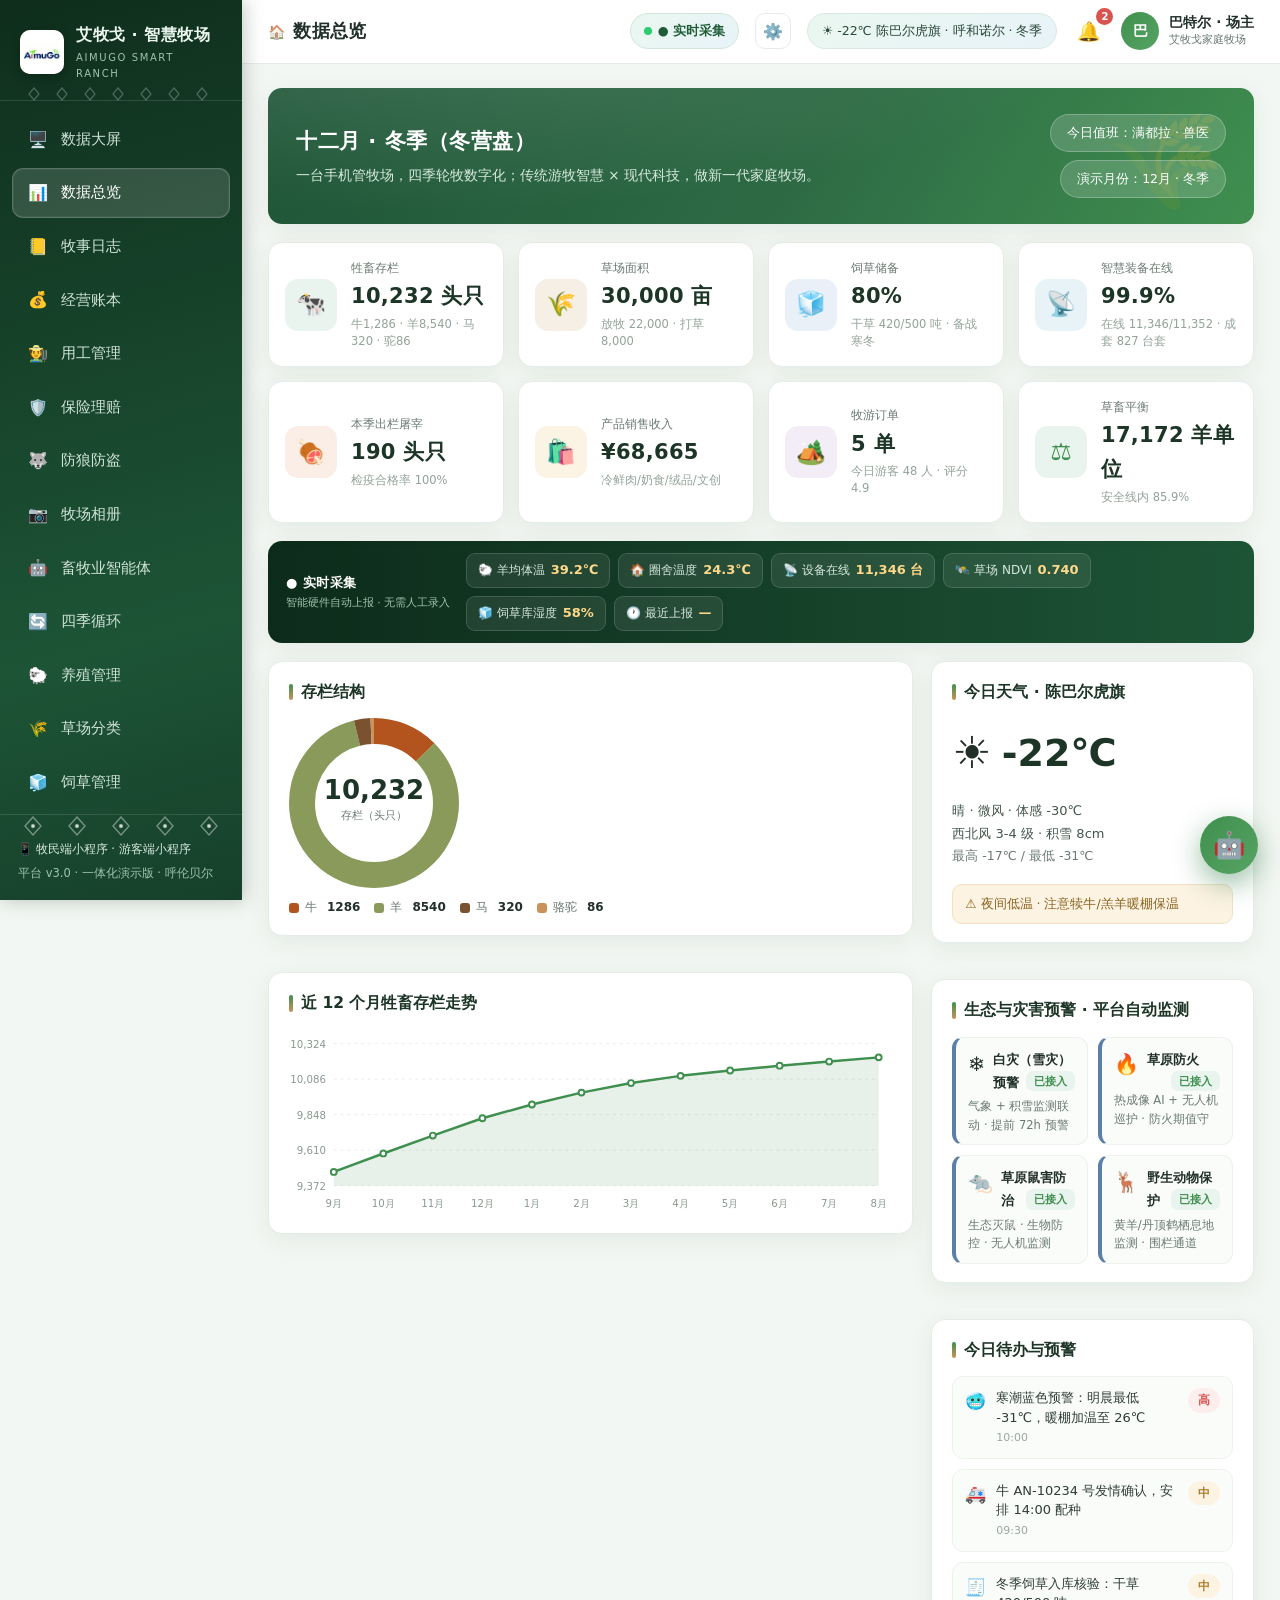
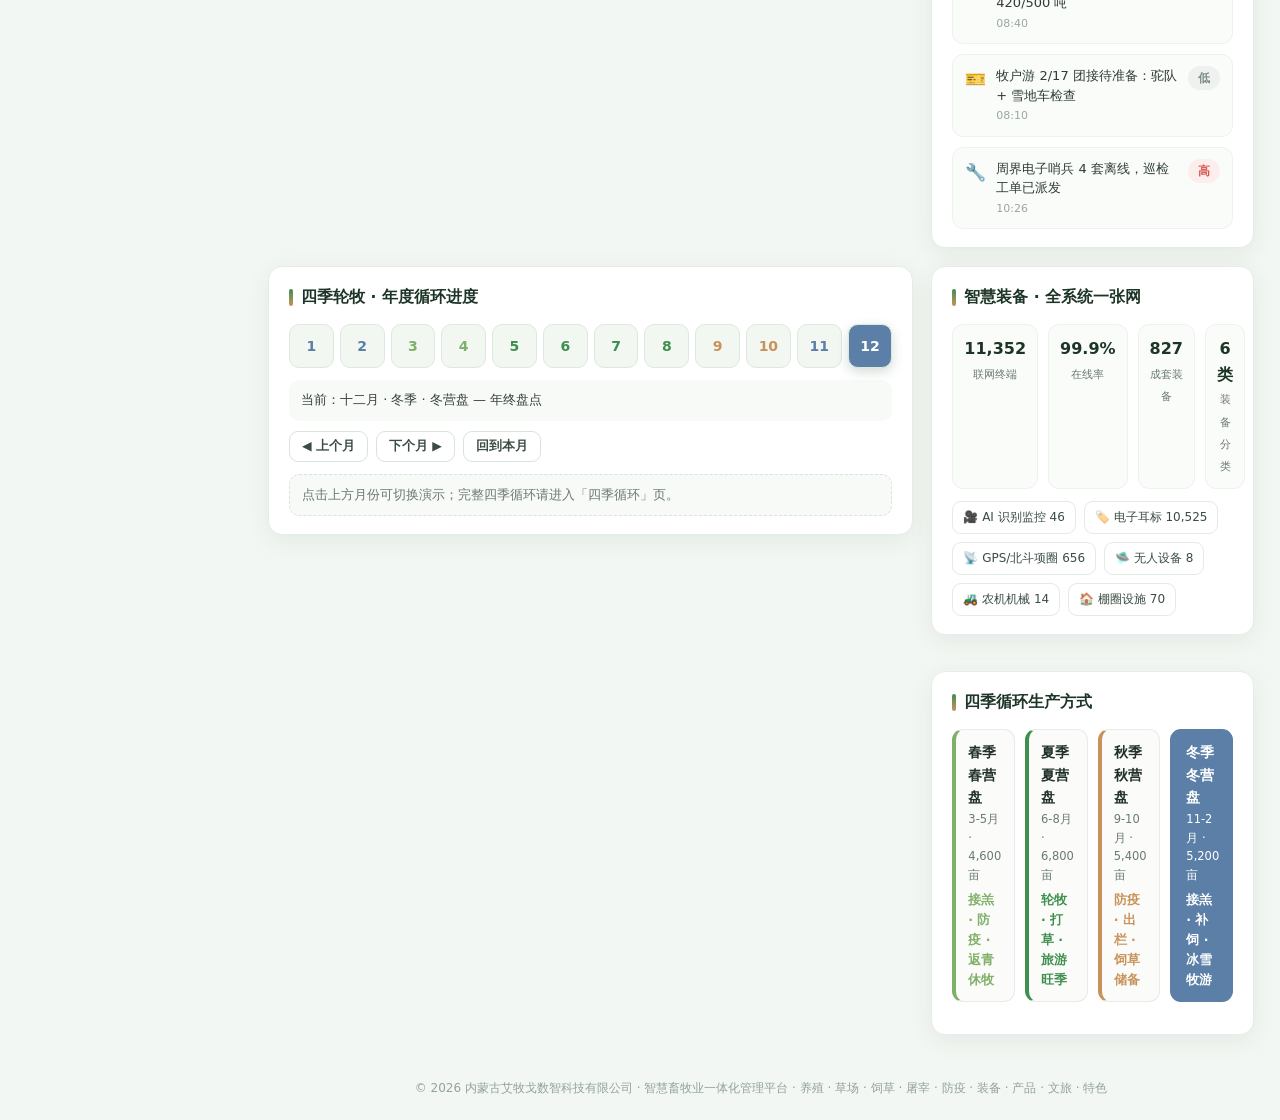
<file: 艾牧戈智慧牧场-部署包/index.html>
<!DOCTYPE html>
<html lang="zh-CN">
<head>
<meta charset="UTF-8">
<meta name="viewport" content="width=device-width, initial-scale=1.0">
<title>艾牧戈 · 智慧家庭牧场一体化管理平台</title>
<link rel="icon" href="assets/logo.png">
<link rel="stylesheet" href="css/style.css">
</head>
<body>
<div class="app">
  <!-- 侧边导航（栏目由系统动态渲染，可在顶栏 ⚙ 修改栏目名） -->
  <aside class="sidebar" id="sidebar">
    <div class="brand">
      <div class="brand-logo"><img src="assets/logo.png" alt="艾牧戈 AimuGo"></div>
      <div class="brand-text">
        <div class="brand-name">艾牧戈 · 智慧牧场</div>
        <div class="brand-sub">AIMUGO SMART RANCH</div>
      </div>
    </div>
    <nav class="nav" id="nav"></nav>
    <div class="sidebar-foot">
      <div class="wx-mini">📱 牧民端小程序 · 游客端小程序</div>
      <div class="sys-info">平台 v3.0 · 一体化演示版 · 呼伦贝尔</div>
    </div>
  </aside>
  <div class="mask" id="mask"></div>

  <!-- 主区域 -->
  <main class="main">
    <header class="topbar">
      <button class="menu-btn" id="menuBtn">☰</button>
      <div class="crumb" id="crumb">数据总览</div>
      <div class="topbar-right">
        <div class="iot-chip" id="iotChip" title="点击开/关智能硬件实时采集">● 实时采集</div>
        <button class="gear-btn" id="settingsBtn" title="栏目设置（可修改栏目名）">⚙️</button>
        <div class="weather-chip" id="weatherChip"></div>
        <div class="notice" title="预警中心"><span id="noticeBadge">0</span>🔔</div>
        <div class="user">
          <div class="avatar">巴</div>
          <div class="user-info">
            <div class="user-name">巴特尔 · 场主</div>
            <div class="user-role">艾牧戈家庭牧场</div>
          </div>
        </div>
      </div>
    </header>
    <section class="content" id="content"></section>
    <footer class="foot">© 2026 内蒙古艾牧戈数智科技有限公司 · 智慧畜牧业一体化管理平台 · 养殖 · 草场 · 饲草 · 屠宰 · 防疫 · 装备 · 产品 · 文旅 · 特色</footer>
  </main>
</div>
<button class="fab" id="fabBtn" title="畜牧业智能体">🤖</button>
<script src="js/data.js"></script>
<script src="js/charts.js"></script>
<script src="js/app.js"></script>
</body>
</html>
</file>
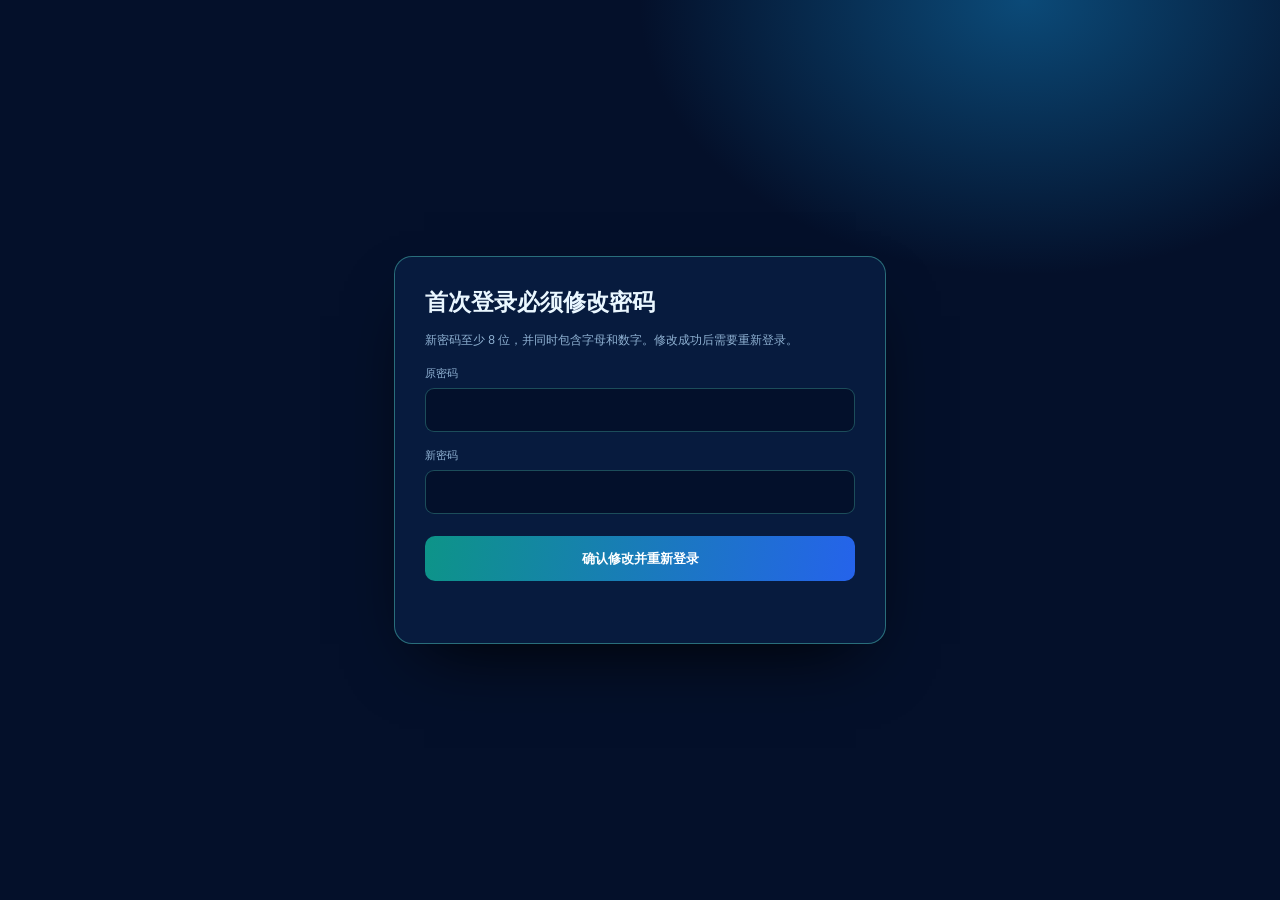
<file: change-password.html>
<!doctype html><html lang="zh-CN"><head><meta charset="utf-8"><meta name="viewport" content="width=device-width,initial-scale=1"><title>首次登录修改密码</title>
<style>body{margin:0;min-height:100vh;display:grid;place-items:center;background:radial-gradient(700px 500px at 80% 0,#0b4a78,transparent 55%),#04102a;color:#eaf7ff;font-family:-apple-system,BlinkMacSystemFont,"PingFang SC",sans-serif}.box{width:min(430px,calc(100% - 32px));padding:30px;border:1px solid rgba(94,234,212,.4);border-radius:18px;background:rgba(8,29,64,.96);box-shadow:0 30px 70px -30px #000}h1{margin:0 0 8px;font-size:23px}p{font-size:12px;color:#8fb1d2;line-height:1.7}label{display:block;font-size:11px;color:#8fb1d2;margin:16px 0 7px}input{width:100%;height:44px;border-radius:9px;border:1px solid rgba(94,234,212,.28);background:#03102b;color:#fff;padding:0 12px;box-sizing:border-box}button{width:100%;height:45px;margin-top:22px;border:0;border-radius:10px;background:linear-gradient(100deg,#0d9488,#2563eb);color:#fff;font-weight:800;cursor:pointer}.msg{margin-top:14px;font-size:11px;color:#f0b429;min-height:18px}</style></head><body><form class="box" id="f"><h1>首次登录必须修改密码</h1><p>新密码至少 8 位，并同时包含字母和数字。修改成功后需要重新登录。</p><label>原密码</label><input id="old" type="password" required><label>新密码</label><input id="new" type="password" required><button>确认修改并重新登录</button><div class="msg" id="msg"></div></form><script>document.getElementById('f').onsubmit=async e=>{e.preventDefault();const msg=document.getElementById('msg');const old=document.getElementById('old');const next=document.getElementById('new');msg.textContent='正在修改…';try{const r=await fetch('/api/auth/change-password',{method:'POST',credentials:'include',headers:{'content-type':'application/json'},body:JSON.stringify({currentPassword:old.value,newPassword:next.value})});const d=await r.json();if(!r.ok)throw new Error(d.error);location.href='/login'}catch(err){msg.textContent=err.message}}</script></body></html>
</file>
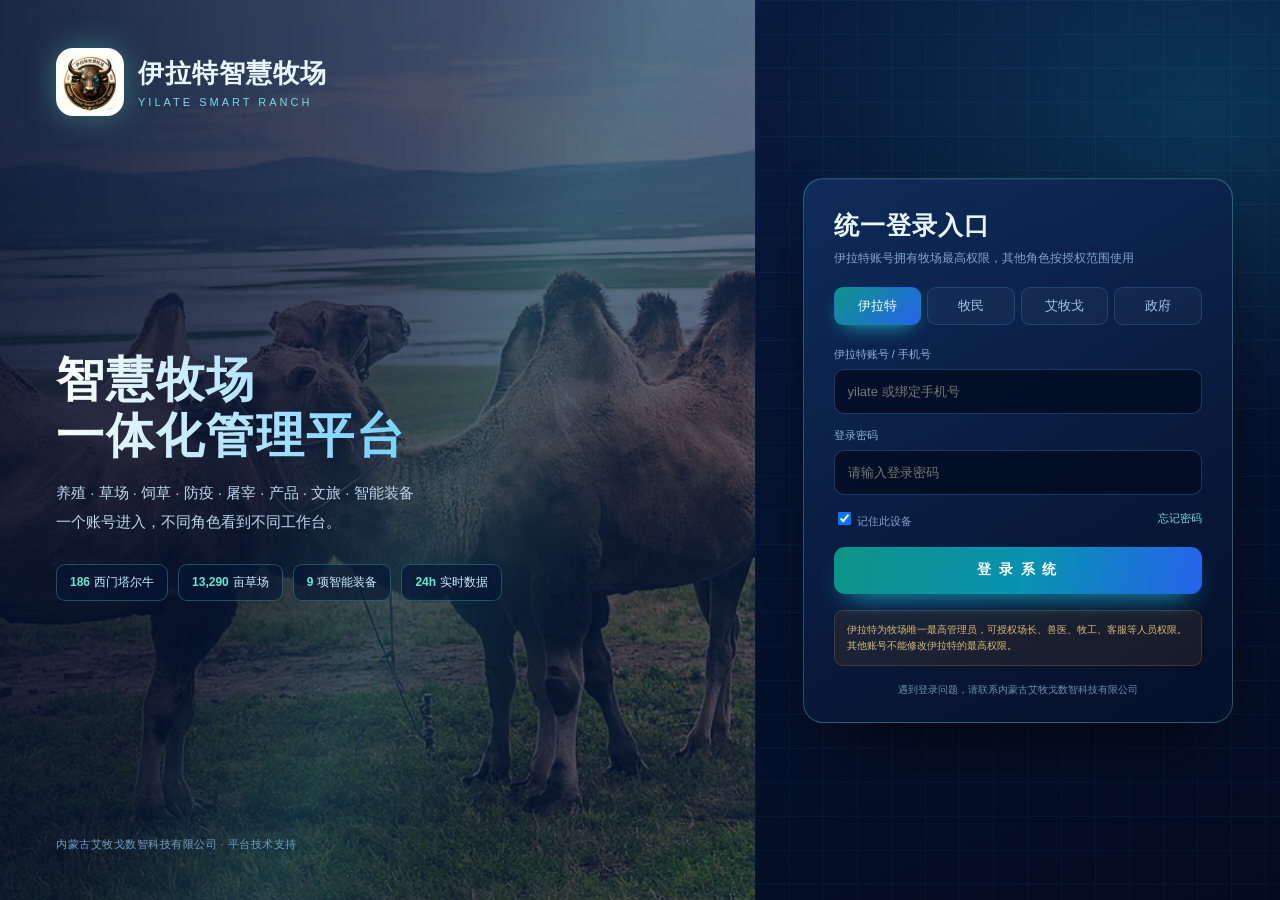
<file: login-preview.html>
<!DOCTYPE html>
<html lang="zh-CN">
<head>
<meta charset="UTF-8">
<meta name="viewport" content="width=device-width,initial-scale=1">
<title>伊拉特智慧牧场 · 统一登录</title>
<style>
*{box-sizing:border-box}body{margin:0;font-family:-apple-system,BlinkMacSystemFont,"PingFang SC","Microsoft YaHei",sans-serif;background:#06142e;color:#eaf7ff}
.login{min-height:100vh;display:grid;grid-template-columns:1.18fr .82fr;position:relative;overflow:hidden}
.hero{position:relative;padding:48px 56px;display:flex;flex-direction:column;justify-content:space-between;background:linear-gradient(90deg,rgba(3,15,43,.88),rgba(4,25,63,.62)),url('assets/photos/grassland-green.jpg') center/cover}
.hero:after{content:"";position:absolute;inset:0;background:linear-gradient(115deg,transparent 42%,rgba(94,234,212,.12) 58%,transparent 74%);animation:scan 8s linear infinite;pointer-events:none}
@keyframes scan{0%{transform:translateX(-70%)}100%{transform:translateX(70%)}}
.logo{display:flex;align-items:center;gap:14px;position:relative;z-index:2}.logo img{width:68px;height:68px;border-radius:17px;background:#fff;padding:5px;box-shadow:0 0 30px rgba(94,234,212,.35)}
.logo b{display:block;font-size:26px;letter-spacing:1px}.logo span{display:block;margin-top:5px;color:#73d9e8;font-size:11px;letter-spacing:3px}
.hero-copy{position:relative;z-index:2;max-width:650px}.hero-copy h1{font-size:48px;line-height:1.16;margin:0 0 16px;letter-spacing:2px;background:linear-gradient(100deg,#fff,#7dd3fc,#5eead4);-webkit-background-clip:text;background-clip:text;color:transparent}
.hero-copy p{font-size:15px;line-height:1.9;color:#bcd6ee;margin:0}.stats{display:flex;gap:10px;margin-top:28px;flex-wrap:wrap}.stats span{padding:9px 13px;border-radius:9px;border:1px solid rgba(94,234,212,.28);background:rgba(5,22,53,.66);font-size:12px;color:#cbefff}.stats b{color:#5eead4;margin-right:4px}
.hero-foot{position:relative;z-index:2;font-size:11px;color:#6f9ec4;letter-spacing:.5px}
.panel{position:relative;display:flex;align-items:center;justify-content:center;padding:44px 42px;background:radial-gradient(700px 500px at 85% 12%,rgba(34,211,238,.16),transparent 62%),linear-gradient(160deg,#081a3d,#030b21)}
.panel:before{content:"";position:absolute;inset:0;background-image:linear-gradient(rgba(56,189,248,.045) 1px,transparent 1px),linear-gradient(90deg,rgba(56,189,248,.045) 1px,transparent 1px);background-size:34px 34px;pointer-events:none}
.card{position:relative;z-index:2;width:min(430px,100%);padding:30px 30px 25px;border-radius:20px;border:1px solid rgba(94,234,212,.30);background:linear-gradient(150deg,rgba(16,45,92,.94),rgba(4,15,40,.97));box-shadow:0 28px 70px -32px #000,inset 0 1px 0 rgba(255,255,255,.06);backdrop-filter:blur(14px)}
.card h2{margin:0;font-size:25px;letter-spacing:1px}.sub{margin:8px 0 20px;color:#7fa6c9;font-size:12px}
.tabs{display:grid;grid-template-columns:repeat(4,1fr);gap:6px;margin-bottom:22px}.tab{border:1px solid rgba(90,158,229,.22);border-radius:9px;background:rgba(255,255,255,.035);color:#9fc3e4;padding:9px 4px;font:600 12px inherit;cursor:pointer}.tab.active{background:linear-gradient(135deg,#0d9488,#2563eb);border-color:transparent;color:#fff;box-shadow:0 8px 20px -10px #22d3ee}
.field{margin-bottom:14px}.field label{display:block;font-size:11px;color:#8eb2d5;margin-bottom:7px}.field input{width:100%;height:45px;border-radius:10px;border:1px solid rgba(87,154,224,.30);background:rgba(2,12,33,.82);color:#eaf7ff;padding:0 13px;font-size:13px;outline:none}.field input:focus{border-color:#5eead4;box-shadow:0 0 0 3px rgba(94,234,212,.08)}
.code{display:flex;gap:8px}.code input{flex:1}.code button{width:112px;border-radius:10px;border:1px solid rgba(94,234,212,.38);background:rgba(94,234,212,.09);color:#73e7df;font-size:12px;cursor:pointer}
.row{display:flex;justify-content:space-between;align-items:center;font-size:11px;color:#7da2c4;margin:2px 0 18px}.row a{color:#70dcd6;text-decoration:none}
.submit{width:100%;height:47px;border:0;border-radius:11px;background:linear-gradient(100deg,#0d9488,#0891b2 54%,#2563eb);color:#fff;font-weight:800;font-size:14px;letter-spacing:2px;cursor:pointer;box-shadow:0 12px 28px -14px #22d3ee}
.wechat{margin-top:11px;width:100%;height:42px;border-radius:10px;border:1px solid rgba(94,234,212,.26);background:rgba(94,234,212,.06);color:#a5efe8;font-size:12px;cursor:pointer}
.notice{margin-top:16px;padding:11px 12px;border-radius:9px;background:rgba(245,158,11,.08);border:1px solid rgba(245,158,11,.20);font-size:10px;line-height:1.6;color:#d8b977}
.help{margin-top:17px;text-align:center;font-size:10px;color:#6d91b2}
@media(max-width:820px){.login{grid-template-columns:1fr}.hero{min-height:270px;padding:28px 22px}.hero-copy h1{font-size:31px}.hero-copy p{font-size:13px}.stats{display:none}.panel{padding:28px 16px 36px;align-items:flex-start}.card{padding:24px 18px}.hero-foot{display:none}}
</style>
</head>
<body>
<div class="login">
  <section class="hero">
    <div class="logo"><img src="assets/logo.png" alt="伊拉特智慧牧场"><div><b>伊拉特智慧牧场</b><span>YILATE SMART RANCH</span></div></div>
    <div class="hero-copy">
      <h1>智慧牧场<br>一体化管理平台</h1>
      <p>养殖 · 草场 · 饲草 · 防疫 · 屠宰 · 产品 · 文旅 · 智能装备<br>一个账号进入，不同角色看到不同工作台。</p>
      <div class="stats"><span><b>186</b>西门塔尔牛</span><span><b>13,290</b>亩草场</span><span><b>9</b>项智能装备</span><span><b>24h</b>实时数据</span></div>
    </div>
    <div class="hero-foot">内蒙古艾牧戈数智科技有限公司 · 平台技术支持</div>
  </section>
  <section class="panel">
    <form class="card" id="loginForm">
      <h2>统一登录入口</h2>
      <div class="sub">伊拉特账号拥有牧场最高权限，其他角色按授权范围使用</div>
      <div class="tabs" id="tabs">
        <button type="button" class="tab active" data-role="owner">伊拉特</button>
        <button type="button" class="tab" data-role="worker">牧民</button>
        <button type="button" class="tab" data-role="aimugo">艾牧戈</button>
        <button type="button" class="tab" data-role="gov">政府</button>
      </div>
      <div class="field"><label id="accountLabel">伊拉特账号 / 手机号</label><input id="accountInput" autocomplete="username" placeholder="请输入账号或手机号"></div>
      <div class="field" id="passwordField"><label>登录密码</label><input id="passwordInput" type="password" autocomplete="current-password" placeholder="请输入登录密码"></div>
      <div class="field" id="codeField"><label>短信验证码</label><div class="code"><input id="codeInput" inputmode="numeric" maxlength="6" placeholder="请输入6位验证码"><button id="sendCodeBtn" type="button">获取验证码</button></div></div>
      <div class="row"><label><input id="rememberInput" type="checkbox" checked> 记住此设备</label><a href="#" id="forgotLink">忘记密码</a></div>
      <button class="submit" id="loginBtn" type="submit">登 录 系 统</button>
      <button class="wechat" id="wechatBtn" type="button">微信小程序快捷登录</button>
      <div class="notice" id="loginNotice">伊拉特为牧场唯一最高管理员，可授权场长、兽医、牧工、客服等人员权限。其他账号不能修改伊拉特的最高权限。</div>
      <div class="help" id="loginHelp">遇到登录问题，请联系内蒙古艾牧戈数智科技有限公司</div>
    </form>
  </section>
</div>
<script>
const roleConfig = {
  owner:  { mode:'password', label:'伊拉特账号 / 手机号', placeholder:'yilate 或绑定手机号' },
  worker: { mode:'sms',      label:'牧民手机号',         placeholder:'请输入绑定的手机号' },
  aimugo: { mode:'password', label:'艾牧戈员工账号',     placeholder:'请输入平台员工账号' },
  gov:    { mode:'password', label:'政府政务账号',       placeholder:'请输入政务只读账号' }
};
let role = 'owner';
const $ = id => document.getElementById(id);
const accountInput=$('accountInput'), passwordField=$('passwordField'), codeField=$('codeField');
function setRole(next){
  role=next;
  document.querySelectorAll('.tab').forEach(x=>x.classList.toggle('active',x.dataset.role===role));
  const c=roleConfig[role];
  $('accountLabel').textContent=c.label;
  accountInput.placeholder=c.placeholder;
  passwordField.style.display=c.mode==='password'?'block':'none';
  codeField.style.display=c.mode==='sms'?'block':'none';
  $('wechatBtn').style.display=c.mode==='sms'?'block':'none';
  $('loginBtn').textContent=c.mode==='sms'?'验证码登录':'登 录 系 统';
}
document.querySelectorAll('.tab').forEach(b=>b.addEventListener('click',()=>setRole(b.dataset.role)));
async function api(url,options={}){
  const r=await fetch(url,{credentials:'include',headers:{'content-type':'application/json',...(options.headers||{})},...options});
  const d=await r.json().catch(()=>({ok:false,error:'服务器返回格式错误'}));
  if(!r.ok||d.ok===false) throw new Error(d.error||`请求失败(${r.status})`);
  return d;
}
function notice(text,type='info'){
  $('loginNotice').textContent=text;
  $('loginNotice').style.borderColor=type==='error'?'rgba(239,68,68,.55)':'rgba(245,158,11,.20)';
  $('loginNotice').style.background=type==='error'?'rgba(239,68,68,.10)':'rgba(245,158,11,.08)';
}
$('sendCodeBtn').addEventListener('click',async()=>{
  const phone=accountInput.value.trim();
  if(!/^1[3-9]\d{9}$/.test(phone)) return notice('请输入正确的手机号','error');
  $('sendCodeBtn').disabled=true;$('sendCodeBtn').textContent='发送中…';
  try{
    const d=await api('/api/auth/send-code',{method:'POST',body:JSON.stringify({phone})});
    notice(d.devCode?`演示验证码：${d.devCode}（正式版不会显示）`:'验证码已发送，5分钟内有效');
    let n=60;const t=setInterval(()=>{if(--n<=0){clearInterval(t);$('sendCodeBtn').disabled=false;$('sendCodeBtn').textContent='获取验证码'}else $('sendCodeBtn').textContent=`${n}s后重试`},1000);
  }catch(e){$('sendCodeBtn').disabled=false;$('sendCodeBtn').textContent='获取验证码';notice(e.message,'error');}
});
$('loginForm').addEventListener('submit',async e=>{
  e.preventDefault();
  const account=accountInput.value.trim();
  if(!account) return notice('请输入账号或手机号','error');
  $('loginBtn').disabled=true;$('loginBtn').textContent='登录中…';
  try{
    let d;
    if(roleConfig[role].mode==='sms') d=await api('/api/auth/login/sms',{method:'POST',body:JSON.stringify({phone:account,code:$('codeInput').value.trim()})});
    else d=await api('/api/auth/login/password',{method:'POST',body:JSON.stringify({account,password:$('passwordInput').value})});
    localStorage.setItem('yilate-auth-user',JSON.stringify(d.user));
    location.href=d.user.mustChangePassword?'/change-password.html':'/index.html';
  }catch(err){notice(err.message,'error');$('loginBtn').disabled=false;$('loginBtn').textContent=roleConfig[role].mode==='sms'?'验证码登录':'登 录 系 统';}
});
$('wechatBtn').addEventListener('click',()=>notice('微信登录需要在微信小程序内授权，当前请先使用短信验证码登录','error'));
$('forgotLink').addEventListener('click',e=>{e.preventDefault();notice('请联系内蒙古艾牧戈数智科技有限公司重置密码','error')});
setRole('owner');
</script>
</body>
</html>
</file>
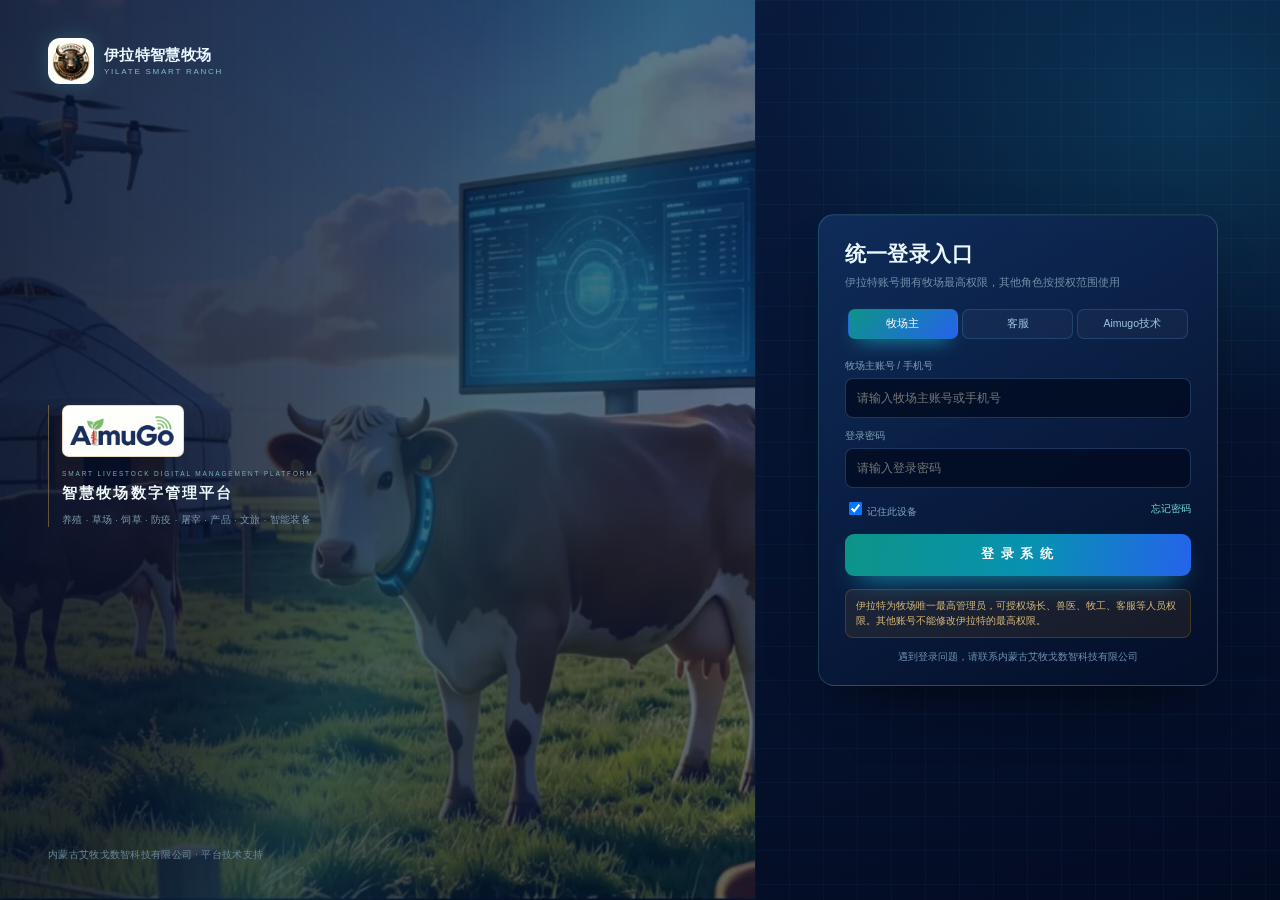
<file: login.html>
<!DOCTYPE html>
<html lang="zh-CN">
<head>
<meta charset="UTF-8">
<meta name="viewport" content="width=device-width,initial-scale=1">
<title>伊拉特智慧牧场 · 统一登录</title>
<style>
*{box-sizing:border-box}body{margin:0;font-family:-apple-system,BlinkMacSystemFont,"PingFang SC","Microsoft YaHei",sans-serif;background:#06142e;color:#eaf7ff}
.login{min-height:100vh;display:grid;grid-template-columns:1.18fr .82fr;position:relative;overflow:hidden}
.hero{position:relative;padding:48px 56px;display:flex;flex-direction:column;justify-content:space-between;background:linear-gradient(90deg,rgba(3,15,43,.88),rgba(4,25,63,.62)),url('./assets/login-cover-sm.webp') center/cover}
.hero:after{content:"";position:absolute;inset:0;background:linear-gradient(115deg,transparent 42%,rgba(94,234,212,.12) 58%,transparent 74%);animation:scan 8s linear infinite;pointer-events:none}
@keyframes scan{0%{transform:translateX(-70%)}100%{transform:translateX(70%)}}
.logo{display:flex;align-items:center;gap:12px;position:relative;z-index:2}.logo img{width:190px;height:66px;border-radius:12px;background:#fff;padding:3px 7px;object-fit:contain;box-shadow:0 0 28px rgba(94,234,212,.28)}
.logo b{display:block;font-size:26px;letter-spacing:1px}.logo span{display:block;margin-top:5px;color:#73d9e8;font-size:11px;letter-spacing:3px}
.hero-copy{position:relative;z-index:2;max-width:650px}.hero-copy h1{font-size:48px;line-height:1.16;margin:0 0 16px;letter-spacing:2px;background:linear-gradient(100deg,#fff,#7dd3fc,#5eead4);-webkit-background-clip:text;background-clip:text;color:transparent}
.hero-copy p{font-size:15px;line-height:1.9;color:#bcd6ee;margin:0}.stats{display:flex;gap:10px;margin-top:28px;flex-wrap:wrap}.stats span{padding:9px 13px;border-radius:9px;border:1px solid rgba(94,234,212,.28);background:rgba(5,22,53,.66);font-size:12px;color:#cbefff}.stats b{color:#5eead4;margin-right:4px}
.hero-foot{position:relative;z-index:2;font-size:11px;color:#6f9ec4;letter-spacing:.5px}
.panel{position:relative;display:flex;align-items:center;justify-content:center;padding:44px 42px;background:radial-gradient(700px 500px at 85% 12%,rgba(34,211,238,.16),transparent 62%),linear-gradient(160deg,#081a3d,#030b21)}
.panel:before{content:"";position:absolute;inset:0;background-image:linear-gradient(rgba(56,189,248,.045) 1px,transparent 1px),linear-gradient(90deg,rgba(56,189,248,.045) 1px,transparent 1px);background-size:34px 34px;pointer-events:none}
.card{position:relative;z-index:2;width:min(430px,100%);padding:30px 30px 25px;border-radius:20px;border:1px solid rgba(94,234,212,.30);background:linear-gradient(150deg,rgba(16,45,92,.94),rgba(4,15,40,.97));box-shadow:0 28px 70px -32px #000,inset 0 1px 0 rgba(255,255,255,.06);backdrop-filter:blur(14px)}
.card h2{margin:0;font-size:25px;letter-spacing:1px}.sub{margin:8px 0 20px;color:#7fa6c9;font-size:12px}
.tabs{display:grid;grid-template-columns:repeat(3,1fr);gap:6px;margin-bottom:22px}.tab{border:1px solid rgba(90,158,229,.22);border-radius:9px;background:rgba(255,255,255,.035);color:#9fc3e4;padding:9px 4px;font:600 12px inherit;cursor:pointer}.tab.active{background:linear-gradient(135deg,#0d9488,#2563eb);border-color:transparent;color:#fff;box-shadow:0 8px 20px -10px #22d3ee}
.field{margin-bottom:14px}.field label{display:block;font-size:11px;color:#8eb2d5;margin-bottom:7px}.field input{width:100%;height:45px;border-radius:10px;border:1px solid rgba(87,154,224,.30);background:rgba(2,12,33,.82);color:#eaf7ff;padding:0 13px;font-size:13px;outline:none}.field input:focus{border-color:#5eead4;box-shadow:0 0 0 3px rgba(94,234,212,.08)}
.code{display:flex;gap:8px}.code input{flex:1}.code button{width:112px;border-radius:10px;border:1px solid rgba(94,234,212,.38);background:rgba(94,234,212,.09);color:#73e7df;font-size:12px;cursor:pointer}
.row{display:flex;justify-content:space-between;align-items:center;font-size:11px;color:#7da2c4;margin:2px 0 18px}.row a{color:#70dcd6;text-decoration:none}
.submit{width:100%;height:47px;border:0;border-radius:11px;background:linear-gradient(100deg,#0d9488,#0891b2 54%,#2563eb);color:#fff;font-weight:800;font-size:14px;letter-spacing:2px;cursor:pointer;box-shadow:0 12px 28px -14px #22d3ee}
.wechat{margin-top:11px;width:100%;height:42px;border-radius:10px;border:1px solid rgba(94,234,212,.26);background:rgba(94,234,212,.06);color:#a5efe8;font-size:12px;cursor:pointer}
.demo{display:none;margin-top:9px;width:100%;height:40px;border-radius:10px;border:1px solid rgba(195,154,85,.50);background:linear-gradient(100deg,rgba(195,154,85,.14),rgba(27,145,168,.12));color:#f0d79c;font-size:12px;cursor:pointer}
.notice{margin-top:16px;padding:11px 12px;border-radius:9px;background:rgba(245,158,11,.08);border:1px solid rgba(245,158,11,.20);font-size:10px;line-height:1.6;color:#d8b977}
.help{margin-top:17px;text-align:center;font-size:10px;color:#6d91b2}
@media(max-width:820px){.login{grid-template-columns:1fr}.logo img{width:150px;height:54px;padding:2px 5px}.hero{min-height:270px;padding:28px 22px}.hero-copy h1{font-size:31px}.hero-copy p{font-size:13px}.stats{display:none}.panel{padding:28px 16px 36px;align-items:flex-start}.card{padding:24px 18px}.hero-foot{display:none}}

.hero-kicker{display:inline-flex;align-items:center;gap:10px;font-size:11px;font-weight:800;letter-spacing:2.8px;color:#8ed7e5;margin-bottom:12px}.hero-kicker:before{content:"";width:28px;height:1px;background:linear-gradient(90deg,#c39a55,#8ed7e5)}.hero-copy{padding-left:20px;border-left:2px solid rgba(195,154,85,.72)}.hero-copy h1{margin:0 0 10px!important;line-height:1.08!important}.hero-copy h1>span{display:inline-block;font-size:.62em;line-height:1;letter-spacing:.11em;color:#8ed7e5;-webkit-text-fill-color:#8ed7e5;margin-bottom:10px}.hero-copy h1 small{display:block;margin-top:8px;font-size:.62em;line-height:1.2;letter-spacing:.13em;font-weight:750;color:#eaf7ff;-webkit-text-fill-color:#eaf7ff}.hero-en{font-size:10px;letter-spacing:2.1px;color:#77a8bb;margin:0 0 16px;white-space:nowrap}.stats span{backdrop-filter:blur(9px);box-shadow:inset 0 1px 0 rgba(255,255,255,.04)}
@media(max-width:820px){.hero-copy{padding-left:14px}.hero-kicker{font-size:9px;letter-spacing:2px;margin-bottom:9px}.hero-copy h1{font-size:29px!important}.hero-copy h1>span{font-size:.64em;margin-bottom:7px}.hero-copy h1 small{font-size:.62em;letter-spacing:.08em}.hero-en{font-size:8px;letter-spacing:1.2px;white-space:normal}}


/* v79 登录页简洁高级排版 */
.hero{padding:38px 48px}
.logo img{width:176px!important;height:61px!important;padding:2px 6px!important;border-radius:10px!important;box-shadow:0 0 22px rgba(94,234,212,.20)!important}
.hero-copy{max-width:500px!important;padding-left:16px!important;border-left:1px solid rgba(195,154,85,.62)!important}
.hero-copy h1{font-size:34px!important;line-height:1.12!important;letter-spacing:1px!important;margin:0 0 11px!important}
.hero-copy h1>span{font-size:.58em!important;letter-spacing:.10em!important;margin-bottom:8px!important}
.hero-copy h1 small{font-size:.60em!important;line-height:1.25!important;letter-spacing:.08em!important;margin-top:7px!important;font-weight:650!important}
.hero-copy p{font-size:12.5px!important;line-height:1.75!important;color:#a9c7d7!important;max-width:470px!important}
.hero-foot{font-size:10px!important;color:#65879a!important;letter-spacing:.3px!important}
.card{width:min(400px,100%)!important;padding:25px 26px 21px!important;border-radius:16px!important;border-color:rgba(94,234,212,.20)!important;box-shadow:0 24px 58px -34px #000,inset 0 1px 0 rgba(255,255,255,.045)!important}
.card h2{font-size:21px!important;font-weight:750!important;letter-spacing:.4px!important}
.sub{font-size:10.5px!important;margin:6px 0 16px!important;line-height:1.55!important;color:#718fa9!important}
.tabs{gap:4px!important;margin-bottom:17px!important;padding:3px!important}
.tab{font-size:10.5px!important;padding:7px 3px!important;border-radius:7px!important}
.field{margin-bottom:11px!important}.field label{font-size:10px!important;margin-bottom:5px!important;color:#7f9fb7!important}.field input{height:40px!important;border-radius:8px!important;padding:0 11px!important;font-size:11.5px!important}
.code button{width:102px!important;border-radius:8px!important;font-size:10.5px!important}
.row{font-size:10px!important;margin:1px 0 15px!important}
.submit{height:42px!important;border-radius:9px!important;font-size:12.5px!important;letter-spacing:1.5px!important}
.wechat{height:38px!important;border-radius:8px!important;font-size:11px!important;margin-top:9px!important}
.notice{margin-top:13px!important;padding:9px 10px!important;font-size:9.5px!important;line-height:1.55!important;border-radius:8px!important}
.help{margin-top:13px!important;font-size:9.5px!important}
@media(max-width:820px){.hero{padding:25px 20px!important;min-height:235px!important}.logo img{width:138px!important;height:49px!important}.hero-copy{padding-left:12px!important}.hero-copy h1{font-size:26px!important}.hero-copy p{font-size:11px!important}.panel{padding:22px 13px 30px!important}.card{padding:21px 16px 18px!important}.card h2{font-size:19px!important}.field input{height:39px!important}.submit{height:41px!important}.notice{font-size:9px!important}}


/* v80 原logo恢复与封面标题精排 */
.logo{gap:10px!important}.logo img{width:52px!important;height:52px!important;padding:3px!important;border-radius:12px!important;box-shadow:0 0 20px rgba(94,234,212,.20)!important}.logo b{font-size:17px!important;letter-spacing:.4px!important}.logo span{font-size:9px!important;letter-spacing:2px!important;margin-top:2px!important;color:#79bfce!important}
.hero-copy{max-width:470px!important;padding-left:14px!important;border-left:1px solid rgba(195,154,85,.55)!important}
.hero-brand{font-size:18px!important;line-height:1!important;letter-spacing:5px!important;font-weight:750!important;color:#8ed7e5!important;margin-bottom:9px!important;text-transform:none!important}
.hero-copy h1{font-size:30px!important;line-height:1.08!important;letter-spacing:4px!important;margin:0!important;font-weight:800!important}
.hero-subtitle{font-size:13px!important;line-height:1.4!important;letter-spacing:3.6px!important;color:#d9edf3!important;margin-top:7px!important;font-weight:600!important}
.hero-copy p{font-size:11.5px!important;line-height:1.7!important;margin-top:14px!important;color:#91afbf!important}
@media(max-width:820px){.logo img{width:46px!important;height:46px!important}.logo b{font-size:14px!important}.logo span{font-size:8px!important;letter-spacing:1.4px!important}.hero-brand{font-size:15px!important;letter-spacing:3.5px!important;margin-bottom:7px!important}.hero-copy h1{font-size:24px!important;letter-spacing:3px!important}.hero-subtitle{font-size:11px!important;letter-spacing:2.5px!important;margin-top:5px!important}.hero-copy p{font-size:10.5px!important;margin-top:10px!important}}


/* v81 艾牧戈Logo与通用牧场平台标题 */
.hero-brand-logo{margin-bottom:14px}.hero-brand-logo img{display:block;width:168px;height:69px;object-fit:contain;background:#fff;border-radius:10px;padding:3px 7px;box-shadow:0 0 24px rgba(94,234,212,.20)}
.hero-copy h1.hero-platform{display:flex!important;flex-direction:column!important;align-items:flex-start!important;gap:2px!important;font-size:19px!important;line-height:1.18!important;letter-spacing:4.5px!important;margin:0!important;font-weight:700!important;background:none!important;color:#e8f5f8!important;-webkit-text-fill-color:#e8f5f8!important}
.hero-platform span{font-size:1em!important;color:#dceef3!important;-webkit-text-fill-color:#dceef3!important}
.hero-platform b{font-size:1em!important;font-weight:750!important;color:#fff!important;-webkit-text-fill-color:#fff!important;letter-spacing:4px!important}
.hero-platform-en{font-size:8px!important;line-height:1.45!important;letter-spacing:1.7px!important;color:#6f9fb1!important;margin:8px 0 0!important;white-space:nowrap!important}
.hero-copy p{margin-top:13px!important}
@media(max-width:820px){.hero-copy h1.hero-platform{font-size:16px!important;letter-spacing:3px!important}.hero-brand-logo{margin-bottom:11px!important}.hero-brand-logo img{width:132px!important;height:54px!important}.hero-platform{font-size:16px!important;letter-spacing:3px!important}.hero-platform b{letter-spacing:2.5px!important}.hero-platform-en{font-size:6.5px!important;letter-spacing:1px!important;white-space:normal!important}}


/* v82 LOGO1透明背景重排 */
.hero-brand-logo{margin-bottom:12px!important}
.hero-brand-logo img{width:170px!important;height:auto!important;max-height:108px!important;object-fit:contain!important;background:transparent!important;border-radius:0!important;padding:0!important;box-shadow:none!important;filter:drop-shadow(0 6px 12px rgba(2,12,24,.30)) drop-shadow(0 0 8px rgba(87,169,212,.16))!important}
.hero-copy{gap:0!important}
.hero-platform{margin-top:0!important}
@media(max-width:820px){.hero-brand-logo{margin-bottom:9px!important}.hero-brand-logo img{width:138px!important;max-height:88px!important}}


/* v83 原伊拉特Logo高级3D徽章效果 */
.hero-brand-logo{position:relative!important;width:152px!important;height:152px!important;display:grid!important;place-items:center!important;margin:0 0 12px!important;perspective:520px!important;isolation:isolate!important}
.hero-brand-logo:before{content:"";position:absolute;inset:4px;border-radius:50%;background:radial-gradient(circle at 34% 25%,rgba(255,255,255,.17),rgba(35,112,142,.11) 38%,rgba(3,22,34,.88) 74%);border:1px solid rgba(195,154,85,.62);box-shadow:inset 0 1px 1px rgba(255,255,255,.18),inset 0 -12px 24px rgba(0,0,0,.42),0 15px 26px -16px rgba(0,0,0,.92),0 0 20px -8px rgba(27,145,168,.72);transform:rotateX(5deg);z-index:0}
.hero-brand-logo:after{content:"";position:absolute;inset:13px;border-radius:50%;border:1px solid rgba(142,215,229,.24);box-shadow:inset 0 0 18px rgba(27,145,168,.12);z-index:1}
.hero-brand-logo img{position:relative!important;z-index:2!important;width:116px!important;height:116px!important;max-height:none!important;object-fit:contain!important;background:transparent!important;padding:0!important;border-radius:0!important;box-shadow:none!important;filter:drop-shadow(0 8px 7px rgba(0,0,0,.48)) drop-shadow(0 0 6px rgba(142,215,229,.18)) saturate(.98) contrast(1.05)!important;transform:translateZ(16px) translateY(-1px)!important}
.hero-brand-logo:hover img{transform:translateZ(20px) translateY(-2px) scale(1.02)!important}
@media(max-width:820px){.hero-brand-logo{width:122px!important;height:122px!important;margin-bottom:9px!important}.hero-brand-logo:before{inset:3px}.hero-brand-logo:after{inset:11px}.hero-brand-logo img{width:94px!important;height:94px!important}}


/* v84 艾牧戈透明Logo国际排版 */
.hero-brand-logo{position:relative!important;width:188px!important;height:auto!important;display:block!important;margin:0 0 13px!important;perspective:none!important;isolation:auto!important}
.hero-brand-logo:before,.hero-brand-logo:after{display:none!important}
.hero-brand-logo img{position:relative!important;z-index:2!important;display:block!important;width:188px!important;height:auto!important;max-height:86px!important;object-fit:contain!important;background:transparent!important;padding:0!important;border-radius:0!important;box-shadow:none!important;filter:drop-shadow(0 7px 8px rgba(0,0,0,.42)) drop-shadow(0 0 7px rgba(142,215,229,.18)) saturate(1.04) contrast(1.03)!important;transform:none!important}
.hero-brand-logo:hover img{transform:translateY(-1px)!important}
@media(max-width:820px){.hero-brand-logo{width:150px!important;margin-bottom:10px!important}.hero-brand-logo img{width:150px!important;max-height:69px!important}}


/* v85 白色Logo底板与国际简约标题 */
.hero-brand-logo{display:inline-block!important;width:auto!important;height:auto!important;margin:0 0 14px!important;padding:4px 7px!important;background:#fff!important;border:1px solid rgba(195,154,85,.38)!important;border-radius:9px!important;box-shadow:0 8px 18px -14px rgba(0,0,0,.92),0 0 15px -8px rgba(142,215,229,.48)!important;perspective:none!important;isolation:auto!important}
.hero-brand-logo:before,.hero-brand-logo:after{display:none!important}
.hero-brand-logo img{display:block!important;width:150px!important;height:auto!important;max-height:66px!important;object-fit:contain!important;background:#fff!important;padding:0!important;border-radius:0!important;box-shadow:none!important;filter:none!important;transform:none!important}
.hero-brand-logo:hover img{transform:none!important}
.hero-platform-en{font-size:7.5px!important;line-height:1.3!important;letter-spacing:2.15px!important;color:#78aebf!important;margin:0 0 8px!important;white-space:nowrap!important}
.hero-copy h1.hero-platform{display:flex!important;flex-direction:column!important;align-items:flex-start!important;gap:1px!important;font-size:17px!important;line-height:1.22!important;letter-spacing:3.8px!important;margin:0!important;font-weight:650!important;background:none!important;color:#edf8fa!important;-webkit-text-fill-color:#edf8fa!important}
.hero-platform span{font-size:.92em!important;color:#cfe5eb!important;-webkit-text-fill-color:#cfe5eb!important;font-weight:550!important}
.hero-platform b{font-size:1em!important;font-weight:680!important;color:#fff!important;-webkit-text-fill-color:#fff!important;letter-spacing:3.5px!important}
.hero-copy p{font-size:10px!important;line-height:1.65!important;color:#7999aa!important;margin-top:12px!important;letter-spacing:.35px!important}
@media(max-width:820px){.hero-brand-logo{margin-bottom:10px!important;padding:3px 5px!important}.hero-brand-logo img{width:122px!important;max-height:54px!important}.hero-platform-en{font-size:6px!important;letter-spacing:1.2px!important;margin-bottom:6px!important;white-space:normal!important}.hero-copy h1.hero-platform{font-size:14px!important;letter-spacing:2.6px!important}.hero-platform b{letter-spacing:2.4px!important}.hero-copy p{font-size:9px!important;margin-top:9px!important}}


/* v86 国际封面包容比例微调 */
.logo img{width:46px!important;height:46px!important}
.logo b{font-size:15px!important;letter-spacing:.35px!important}.logo span{font-size:8px!important;letter-spacing:1.75px!important}
.hero-copy{max-width:430px!important;padding-left:13px!important;border-left-color:rgba(195,154,85,.48)!important}
.hero-brand-logo{margin:0 0 10px!important;padding:3px 5px!important;border-radius:8px!important;box-shadow:0 7px 16px -13px rgba(0,0,0,.88),0 0 12px -7px rgba(142,215,229,.42)!important}
.hero-brand-logo img{width:132px!important;max-height:56px!important}
.hero-platform-en{font-size:6.5px!important;letter-spacing:1.85px!important;margin-bottom:7px!important}
.hero-copy h1.hero-platform{font-size:16px!important;letter-spacing:3.2px!important;line-height:1.2!important}
.hero-platform b{letter-spacing:3px!important}
.hero-copy p{font-size:9.5px!important;line-height:1.6!important;margin-top:10px!important}
@media(max-width:820px){.logo img{width:42px!important;height:42px!important}.logo b{font-size:13px!important}.logo span{font-size:7px!important}.hero-brand-logo{margin-bottom:8px!important;padding:2px 4px!important}.hero-brand-logo img{width:108px!important;max-height:47px!important}.hero-platform-en{font-size:5.8px!important;letter-spacing:1.05px!important;margin-bottom:5px!important}.hero-copy h1.hero-platform{font-size:13px!important;letter-spacing:2.2px!important}.hero-platform b{letter-spacing:2px!important}.hero-copy p{font-size:8.5px!important;margin-top:8px!important}}


/* v87 平台标题单行同字号 */
.hero-copy h1.hero-platform{display:flex!important;flex-direction:row!important;align-items:center!important;justify-content:flex-start!important;gap:0!important;white-space:nowrap!important;font-size:15px!important;line-height:1.2!important;letter-spacing:2.1px!important;margin:0!important}
.hero-copy h1.hero-platform>span,.hero-copy h1.hero-platform>b{display:inline!important;font-size:1em!important;line-height:1.2!important;font-weight:650!important;letter-spacing:2.1px!important;color:#eef8fa!important;-webkit-text-fill-color:#eef8fa!important}
.hero-platform span:after{content:"";display:inline-block;width:1px;height:.9em;margin:0 9px;vertical-align:-.08em;background:linear-gradient(180deg,transparent,rgba(195,154,85,.9),transparent)}
@media(max-width:820px){.hero-copy h1.hero-platform{font-size:12.5px!important;letter-spacing:1.1px!important}.hero-copy h1.hero-platform>span,.hero-copy h1.hero-platform>b{letter-spacing:1.1px!important}.hero-platform span:after{margin:0 5px}}


/* v88 Logo缩小与平台标题完整单行 */
.hero-brand-logo{margin-bottom:9px!important;padding:2px 4px!important;border-radius:7px!important}
.hero-brand-logo img{width:112px!important;max-height:47px!important}
.hero-copy h1.hero-platform{display:block!important;white-space:nowrap!important;font-size:14.5px!important;line-height:1.2!important;letter-spacing:2.15px!important;margin:0!important;font-weight:650!important;color:#eef8fa!important;-webkit-text-fill-color:#eef8fa!important}
.hero-platform span:after{display:none!important}
.hero-platform span,.hero-platform b{font-size:1em!important;letter-spacing:2.15px!important}
.hero-platform-en{margin-bottom:6px!important}
@media(max-width:820px){.hero-brand-logo{margin-bottom:8px!important;padding:2px 3px!important}.hero-brand-logo img{width:92px!important;max-height:39px!important}.hero-copy h1.hero-platform{font-size:12px!important;letter-spacing:1.3px!important}.hero-platform span,.hero-platform b{letter-spacing:1.3px!important}}

</style>
</head>
<body>
<div class="login">
  <section class="hero">
    <div class="logo"><img src="./assets/logo-sm.webp" alt="伊拉特智慧牧场"><div><b>伊拉特智慧牧场</b><span>YILATE SMART RANCH</span></div></div>
    <div class="hero-copy">
      <div class="hero-brand-logo"><img src="./assets/aimugo-logo.webp" alt="艾牧戈"></div>
      <div class="hero-platform-en">SMART LIVESTOCK DIGITAL MANAGEMENT PLATFORM</div>
      <h1 class="hero-platform">智慧牧场数字管理平台</h1>
      <p>养殖 · 草场 · 饲草 · 防疫 · 屠宰 · 产品 · 文旅 · 智能装备</p>
    </div>
    <div class="hero-foot">内蒙古艾牧戈数智科技有限公司 · 平台技术支持</div>
  </section>
  <section class="panel">
    <form class="card" id="loginForm">
      <h2>统一登录入口</h2>
      <div class="sub">伊拉特账号拥有牧场最高权限，其他角色按授权范围使用</div>
      <div class="tabs" id="tabs">
        <button type="button" class="tab active" data-role="owner">牧场主</button>
        <button type="button" class="tab" data-role="service">客服</button>
        <button type="button" class="tab" data-role="aimugo">Aimugo技术</button>
      </div>
      <div class="field"><label id="accountLabel">伊拉特账号 / 手机号</label><input id="accountInput" autocomplete="username" placeholder="请输入账号或手机号"></div>
      <div class="field" id="passwordField"><label>登录密码</label><input id="passwordInput" type="password" autocomplete="current-password" placeholder="请输入登录密码"></div>
      <div class="field" id="codeField"><label>短信验证码</label><div class="code"><input id="codeInput" inputmode="numeric" maxlength="6" placeholder="请输入6位验证码"><button id="sendCodeBtn" type="button">获取验证码</button></div></div>
      <div class="row"><label><input id="rememberInput" type="checkbox" checked> 记住此设备</label><a href="#" id="forgotLink">忘记密码</a></div>
      <button class="submit" id="loginBtn" type="submit">登 录 系 统</button>
      <button class="wechat" id="wechatBtn" type="button">微信小程序快捷登录</button>
      <button class="demo" id="demoLoginBtn" type="button">进入公网演示版</button>
      <div class="notice" id="loginNotice">伊拉特为牧场唯一最高管理员，可授权场长、兽医、牧工、客服等人员权限。其他账号不能修改伊拉特的最高权限。</div>
      <div class="help" id="loginHelp">遇到登录问题，请联系内蒙古艾牧戈数智科技有限公司</div>
    </form>
  </section>
</div>
<script>
const roleConfig = {
  owner:  { mode:'password', label:'牧场主账号 / 手机号', placeholder:'请输入牧场主账号或手机号' },
  service:{ mode:'password', label:'客服账号',           placeholder:'请输入客服账号' },
  aimugo: { mode:'password', label:'Aimugo技术账号',     placeholder:'请输入Aimugo技术平台账号' }
};
let role = 'owner';
const $ = id => document.getElementById(id);
const accountInput=$('accountInput'), passwordField=$('passwordField'), codeField=$('codeField');
function setRole(next){
  role=next;
  document.querySelectorAll('.tab').forEach(x=>x.classList.toggle('active',x.dataset.role===role));
  const c=roleConfig[role];
  $('accountLabel').textContent=c.label;
  accountInput.placeholder=c.placeholder;
  passwordField.style.display=c.mode==='password'?'block':'none';
  codeField.style.display=c.mode==='sms'?'block':'none';
  $('wechatBtn').style.display=c.mode==='sms'?'block':'none';
  $('loginBtn').textContent=c.mode==='sms'?'验证码登录':'登 录 系 统';
}
document.querySelectorAll('.tab').forEach(b=>b.addEventListener('click',()=>setRole(b.dataset.role)));
const offlineMode = location.protocol==='file:';
const isStaticDemoHost = offlineMode || /(^|\.)github\.io$/i.test(location.hostname) || ['8123','8124'].includes(location.port);
const offlineAccounts = {
  owner: [
    {account:'yilate', password:'123456', user:{username:'yilate',name:'伊拉特',role:'owner',mustChangePassword:false}},
    {account:'13900006688', password:'123456', user:{username:'yilate',name:'伊拉特',role:'owner',mustChangePassword:false}}
  ],
  service: [
    {account:'service', password:'123456', user:{username:'service',name:'牧户游客服',role:'service',mustChangePassword:false}}
  ],
  aimugo: [
    {account:'aimugo_admin', password:'123456', user:{username:'aimugo_admin',name:'Aimugo技术',role:'platform',mustChangePassword:false}}
  ]
};
const demoLoginBtn = $('demoLoginBtn');
if (isStaticDemoHost && demoLoginBtn) {
  const offline = location.protocol==='file:';
  demoLoginBtn.style.display='block';
  demoLoginBtn.textContent = offline ? '一键进入完整系统' : '进入公网演示版';
  $('loginNotice').textContent = offline
    ? 'U盘完整系统版。演示账号：yilate　密码：123456；也可点击下方“一键进入完整系统”。'
    : '当前为公网演示版：可直接进入系统查看数据大屏；本地服务器登录仍使用正式账号。';
  $('loginNotice').style.borderColor='rgba(94,234,212,.38)';
  $('loginNotice').style.background='rgba(94,234,212,.07)';
}
if (demoLoginBtn) demoLoginBtn.addEventListener('click',()=>{
  const demoUser={username:'yilate',name:'伊拉特',role:'owner',mustChangePassword:false};
  localStorage.setItem('yilate-auth-user',JSON.stringify(demoUser));
  location.href='index.html';
});
const entry = location.pathname.includes('/platform/') ? 'aimugo' : location.pathname.includes('/service/') ? 'service' : location.pathname.includes('/owner/') ? 'owner' : new URLSearchParams(location.search).get('role');
const isDedicated = location.pathname !== '/login' && location.pathname !== '/login.html';
if (isDedicated && entry && roleConfig[entry]) {
  document.querySelector('.tabs').style.display='none';
  const titles={owner:'牧场主登录',service:'客服登录',aimugo:'Aimugo技术平台登录'};
  document.querySelector('.card h2').textContent=titles[entry];
  document.querySelector('.sub').textContent=entry==='owner'?'伊拉特智慧牧场最高管理员入口':'请使用已授权账号登录，系统将进入对应工作台';
}
async function api(url,options={}){
  const r=await fetch(url,{credentials:'include',headers:{'content-type':'application/json',...(options.headers||{})},...options});
  const d=await r.json().catch(()=>({ok:false,error:'服务器返回格式错误'}));
  if(!r.ok||d.ok===false) throw new Error(d.error||`请求失败(${r.status})`);
  return d;
}
function notice(text,type='info'){
  $('loginNotice').textContent=text;
  $('loginNotice').style.borderColor=type==='error'?'rgba(239,68,68,.55)':'rgba(245,158,11,.20)';
  $('loginNotice').style.background=type==='error'?'rgba(239,68,68,.10)':'rgba(245,158,11,.08)';
}
$('sendCodeBtn').addEventListener('click',async()=>{
  const phone=accountInput.value.trim();
  if(!/^1[3-9]\d{9}$/.test(phone)) return notice('请输入正确的手机号','error');
  if(offlineMode) return notice('U盘离线版请使用账号密码登录，演示密码：123456');
  $('sendCodeBtn').disabled=true;$('sendCodeBtn').textContent='发送中…';
  try{
    const d=await api('/api/auth/send-code',{method:'POST',body:JSON.stringify({phone})});
    notice(d.devCode?`演示验证码：${d.devCode}（正式版不会显示）`:'验证码已发送，5分钟内有效');
    let n=60;const t=setInterval(()=>{if(--n<=0){clearInterval(t);$('sendCodeBtn').disabled=false;$('sendCodeBtn').textContent='获取验证码'}else $('sendCodeBtn').textContent=`${n}s后重试`},1000);
  }catch(e){$('sendCodeBtn').disabled=false;$('sendCodeBtn').textContent='获取验证码';notice(e.message,'error');}
});
$('loginForm').addEventListener('submit',async e=>{
  e.preventDefault();
  const account=accountInput.value.trim();
  if(!account) return notice('请输入账号或手机号','error');
  $('loginBtn').disabled=true;$('loginBtn').textContent='登录中…';
  try{
    let d;
    if(offlineMode){
      const password=$('passwordInput').value;
      const found=(offlineAccounts[role]||[]).find(x=>x.account.toLowerCase()===account.toLowerCase()&&x.password===password);
      if(!found) throw new Error('账号或密码错误。演示账号：yilate，密码：123456');
      localStorage.setItem('yilate-auth-user',JSON.stringify(found.user));
      location.href='index.html';
      return;
    }
    if(roleConfig[role].mode==='sms') d=await api('/api/auth/login/sms',{method:'POST',body:JSON.stringify({phone:account,code:$('codeInput').value.trim()})});
    else d=await api('/api/auth/login/password',{method:'POST',body:JSON.stringify({account,password:$('passwordInput').value})});
    localStorage.setItem('yilate-auth-user',JSON.stringify(d.user));
    location.href=d.user.mustChangePassword?'change-password.html':'index.html';
  }catch(err){notice(err.message,'error');$('loginBtn').disabled=false;$('loginBtn').textContent=roleConfig[role].mode==='sms'?'验证码登录':'登 录 系 统';}
});
$('wechatBtn').addEventListener('click',()=>notice('微信登录需要在微信小程序内授权，当前请先使用短信验证码登录','error'));
$('forgotLink').addEventListener('click',e=>{e.preventDefault();notice('请联系Aimugo技术平台管理员重置密码','error')});
setRole(entry && roleConfig[entry] ? entry : 'owner');
</script>
</body>
</html>
</file>
<file: 艾牧戈智慧牧场-部署包/css/style.css>
/* ============ 艾牧戈智慧牧场 · 样式 ============ */
:root{
  --green-950:#0f2e1c; --green-900:#16402a; --green-800:#1d5436;
  --green:#3f8f4f; --green-2:#57a464; --green-light:#eaf4ee;
  --blue:#2e86ab; --blue-light:#e8f3f8;
  --sand:#c8925a; --sand-light:#fbf3e4;
  --brown:#7a5230; --brown-light:#f5efe6;
  --red:#d9534f; --red-light:#fdeeee;
  --purple:#8a5a9e; --purple-light:#f3edf7;
  --steel:#5b7fa6; --steel-light:#eaf0f7;
  --ink:#22302a; --muted:#6b7a72; --line:#e6ece7;
  --bg:#f3f7f3; --card:#ffffff; --radius:14px;
  --shadow:0 6px 24px rgba(15,60,35,.07);
  --sidebar-w:242px;
}
*{margin:0;padding:0;box-sizing:border-box}
html{-webkit-text-size-adjust:100%}
body{
  overflow-x:hidden;
  font-family:"PingFang SC","Hiragino Sans GB","Microsoft YaHei","Source Han Sans SC",system-ui,-apple-system,sans-serif;
  background:var(--bg); color:var(--ink); font-size:14px; line-height:1.6;
}
code{font-family:ui-monospace,Menlo,Consolas,monospace;background:#f0f4f1;border:1px solid var(--line);border-radius:6px;padding:1px 6px;font-size:12px}
b,strong{font-weight:600}
a{color:var(--green);text-decoration:none}

/* ---------- 布局 ---------- */
.app{min-height:100vh}
.sidebar{
  position:fixed;left:0;top:0;bottom:0;width:var(--sidebar-w);z-index:50;
  background:linear-gradient(165deg,var(--green-950) 0%,var(--green-800) 70%,var(--green-900) 100%);
  color:#eaf6ee;display:flex;flex-direction:column;
  box-shadow:2px 0 18px rgba(10,40,25,.25);
}
.brand{display:flex;align-items:center;gap:12px;padding:22px 20px 18px;border-bottom:1px solid rgba(255,255,255,.12)}
.brand-logo{
  width:44px;height:44px;border-radius:12px;flex:none;
  background:linear-gradient(135deg,#ffd98a,#c8925a);display:flex;align-items:center;justify-content:center;font-size:22px;
  box-shadow:0 4px 12px rgba(0,0,0,.25);
}
.brand-name{font-size:16px;font-weight:700;letter-spacing:.5px}
.brand-sub{font-size:10px;letter-spacing:1.6px;color:#9fc3ab;margin-top:2px}
.nav{flex:1;padding:14px 12px;display:flex;flex-direction:column;gap:4px;overflow-y:auto}
.nav-item{
  display:flex;align-items:center;gap:12px;padding:11px 14px;border-radius:11px;cursor:pointer;
  color:#cfe3d6;font-size:14.5px;transition:.18s;user-select:none;border:1px solid transparent;
}
.nav-item:hover{background:rgba(255,255,255,.08);color:#fff}
.nav-item.active{background:rgba(255,255,255,.14);color:#fff;border-color:rgba(255,255,255,.18);box-shadow:inset 0 0 0 1px rgba(255,255,255,.05)}
.nav-ico{width:22px;text-align:center;font-size:16px}
.sidebar-foot{padding:16px 18px;border-top:1px solid rgba(255,255,255,.12);font-size:11.5px;color:#9fc3ab;line-height:1.8}
.wx-mini{color:#d7e9dd;margin-bottom:4px}

.main{margin-left:var(--sidebar-w);min-height:100vh;display:flex;flex-direction:column}
.topbar{
  position:sticky;top:0;z-index:40;height:64px;display:flex;align-items:center;gap:16px;
  padding:0 26px;background:rgba(255,255,255,.92);backdrop-filter:blur(8px);
  border-bottom:1px solid var(--line);
}
.crumb{font-size:18px;font-weight:700;letter-spacing:.3px}
.crumb::before{content:"🏠";margin-right:8px;font-size:14px;opacity:.75}
.topbar-right{margin-left:auto;display:flex;align-items:center;gap:16px}
.weather-chip{
  background:linear-gradient(135deg,#eaf7f0,#e8f3f8);border:1px solid #d9e9e0;border-radius:999px;
  padding:7px 14px;font-size:12.5px;color:#2c4a3a;font-weight:500;
}
.notice{position:relative;font-size:19px;cursor:pointer;padding:4px}
.notice span{
  position:absolute;top:-4px;right:-8px;background:var(--red);color:#fff;font-size:10px;font-weight:700;
  min-width:17px;height:17px;border-radius:9px;display:flex;align-items:center;justify-content:center;padding:0 4px;
}
.user{display:flex;align-items:center;gap:10px}
.avatar{
  width:38px;height:38px;border-radius:50%;display:flex;align-items:center;justify-content:center;
  background:linear-gradient(135deg,#3f8f4f,#57a464);color:#fff;font-weight:700;font-size:15px;
}
.user-name{font-size:13.5px;font-weight:600;line-height:1.3}
.user-role{font-size:11px;color:var(--muted)}
.menu-btn{display:none;background:none;border:none;font-size:20px;cursor:pointer;color:var(--ink)}
.mask{display:none;position:fixed;inset:0;background:rgba(10,30,18,.45);z-index:45}

.content{flex:1;padding:24px 26px 10px;overflow-x:hidden}
.foot{padding:16px 26px 22px;text-align:center;color:#93a399;font-size:12px}
.page{animation:fadeIn .35s ease}
.fade-in{animation:fadeIn .35s ease}
@keyframes fadeIn{from{opacity:0;transform:translateY(8px)}to{opacity:1;transform:none}}

/* ---------- 卡片 ---------- */
.card{background:var(--card);border:1px solid var(--line);border-radius:var(--radius);box-shadow:var(--shadow);padding:18px 20px;margin-bottom:18px;min-width:0}
.card-head{margin-bottom:14px;display:flex;align-items:center;justify-content:space-between;gap:10px;flex-wrap:wrap}
.card-head h3{font-size:15.5px;font-weight:700;color:#1d3527;position:relative;padding-left:12px}
.card-head h3::before{content:"";position:absolute;left:0;top:4px;bottom:4px;width:4px;border-radius:3px;background:linear-gradient(180deg,var(--green),var(--sand))}
.card-note{font-size:12.5px;color:var(--muted);background:#f7faf7;border:1px dashed #d8e4da;border-radius:10px;padding:10px 12px;margin-top:12px}
.card .chart-box{margin-top:2px}
.card .chart-box.center{display:flex;flex-direction:column;align-items:center}

/* ---------- 图表通用 ---------- */
.chart-svg{display:block}
.c-grid{stroke:#e8eee9;stroke-width:1;stroke-dasharray:3 4}
.c-axis{fill:#8a988f;font-size:10.5px}
.c-donut-val{font-size:26px;font-weight:800;fill:#1d3527}
.c-donut-title{font-size:11px;fill:#6b7a72}
.c-gauge-val{font-size:30px;font-weight:800;fill:#1d3527}
.c-gauge-label{font-size:11.5px;fill:#6b7a72}
.c-gauge-sub{font-size:10.5px;fill:#93a399}
.chart-legend{display:flex;gap:14px;flex-wrap:wrap;margin-top:10px;font-size:12px;color:var(--muted)}
.lg-item{display:inline-flex;align-items:center;gap:6px}
.lg-item i{width:10px;height:10px;border-radius:3px;display:inline-block}
.lg-item b{margin-left:4px;color:var(--ink)}

/* ---------- KPI ---------- */
.kpi-grid{display:grid;grid-template-columns:repeat(4,1fr);gap:14px;margin-bottom:18px}
.kpi-4{grid-template-columns:repeat(4,1fr)}
.stat-card{
  background:var(--card);border:1px solid var(--line);border-radius:var(--radius);box-shadow:var(--shadow);
  padding:16px;display:flex;gap:14px;align-items:center;transition:.2s;
}
.stat-card:hover{transform:translateY(-3px);box-shadow:0 10px 28px rgba(15,60,35,.12)}
.stat-ico{width:52px;height:52px;border-radius:13px;flex:none;display:flex;align-items:center;justify-content:center;font-size:24px}
.stat-label{font-size:12px;color:var(--muted)}
.stat-value{font-size:21px;font-weight:800;color:#1d3527;letter-spacing:.3px;margin:2px 0}
.stat-sub{font-size:11.5px;color:#93a399;line-height:1.5}

/* ---------- 栅格 ---------- */
.grid-3{display:grid;grid-template-columns:2fr 1fr;gap:18px;align-items:start}
.grid-3 .col1{display:flex;flex-direction:column;gap:18px;min-width:0}
.grid-3 .col2{display:flex;flex-direction:column;gap:18px;min-width:0}

/* ---------- 横幅 ---------- */
.hero-banner{
  border-radius:var(--radius);padding:26px 28px;margin-bottom:18px;color:#fff;position:relative;overflow:hidden;
  background:
    radial-gradient(1200px 300px at 10% -40%, rgba(255,255,255,.14), transparent 60%),
    linear-gradient(120deg,#1d5436 0%,#2e6b45 55%,#3f8f4f 100%);
  display:flex;align-items:center;justify-content:space-between;gap:16px;flex-wrap:wrap;
  box-shadow:var(--shadow);
}
.hero-banner::after{content:"🌾";position:absolute;right:24px;bottom:-14px;font-size:96px;opacity:.14;transform:rotate(-12deg)}
.hero-txt h2{font-size:21px;font-weight:800;letter-spacing:.5px}
.hero-txt p{margin-top:6px;font-size:13.5px;color:#d7e9dd;max-width:640px}
.hero-badge{background:rgba(255,255,255,.16);border:1px solid rgba(255,255,255,.25);border-radius:999px;padding:8px 16px;font-size:12.5px;position:relative;z-index:1}

/* ---------- 表格 ---------- */
.table-wrap{overflow-x:auto;border:1px solid var(--line);border-radius:12px;max-width:100%;width:100%}
.tbl{width:100%;border-collapse:collapse;font-size:13px;min-width:560px}
.tbl th{background:#f6f9f6;color:#4a5c51;font-weight:600;text-align:left;padding:11px 14px;border-bottom:1px solid var(--line);white-space:nowrap;font-size:12.5px}
.tbl td{padding:11px 14px;border-bottom:1px solid #eef2ee;color:#33423a;white-space:nowrap}
.tbl tr:last-child td{border-bottom:none}
.tbl tbody tr:hover{background:#f8fbf8}

/* ---------- 状态 ---------- */
.pill{display:inline-block;padding:3px 10px;border-radius:999px;font-size:11.5px;font-weight:600;white-space:nowrap}
.pill.ok{background:var(--green-light);color:var(--green)}
.pill.warn{background:#fdf3e3;color:#b07d2e}
.pill.danger{background:var(--red-light);color:var(--red)}
.pill.muted{background:#eef1ef;color:#7d8b83}
.pill.info{background:var(--blue-light);color:var(--blue)}

/* ---------- 天气 ---------- */
.weather-card{display:flex;flex-direction:column;gap:10px}
.w-main{display:flex;align-items:center;gap:10px}
.w-ico{font-size:44px}
.w-temp{font-size:38px;font-weight:800;color:#1d3527}
.w-info{font-size:13px;color:#44564c;line-height:1.8}
.w-range{color:var(--muted);font-size:12.5px}
.w-alert{margin-top:6px;background:#fdf3e3;border:1px solid #f2e2c4;border-radius:10px;padding:9px 12px;font-size:12.5px;color:#8a6420}

/* ---------- 任务列表 ---------- */
.task-list{display:flex;flex-direction:column;gap:10px}
.task-item{display:flex;align-items:flex-start;gap:10px;background:#fafcf9;border:1px solid #edf2ed;border-radius:11px;padding:11px 12px}
.task-ico{font-size:17px;flex:none}
.task-main{flex:1;min-width:0}
.task-txt{font-size:13px;color:#2f3d35;line-height:1.5}
.task-time{font-size:11px;color:#9aa79f;margin-top:2px}
.task-item .pill{flex:none}

/* ---------- 四季 ---------- */
.season-row{display:grid;grid-template-columns:repeat(4,1fr);gap:10px;margin-bottom:14px}
.season-chip{border:1px solid var(--line);border-left:4px solid var(--sc);border-radius:11px;padding:11px 12px;background:#fbfcf9}
.sc-name{font-weight:700;font-size:14px}
.sc-months{font-size:11.5px;color:var(--muted);margin:2px 0 6px}
.sc-status{font-size:12px;color:#44564c}

.season-grid{display:grid;grid-template-columns:repeat(4,1fr);gap:14px}
.season-card{border:1px solid var(--line);border-top:4px solid var(--sc);border-radius:13px;padding:16px;background:#fff}
.sc-top{display:flex;gap:10px;align-items:center;margin-bottom:8px}
.sc-emoji{font-size:26px}
.sc-area{font-size:13px;color:#44564c;margin-bottom:10px}
.sc-bar{height:8px;background:#eef2ee;border-radius:5px;overflow:hidden;margin-bottom:8px}
.sc-bar i{display:block;height:100%;border-radius:5px}
.sc-status{font-size:12.5px;font-weight:600;color:var(--sc)}

/* ---------- 牲畜 ---------- */
.tabs{display:flex;gap:6px;background:#f2f6f2;border-radius:11px;padding:4px}
.tab{border:none;background:none;padding:7px 14px;border-radius:9px;font-size:13px;cursor:pointer;color:#5b6b61;font-weight:600;transition:.15s}
.tab.active{background:#fff;color:var(--green);box-shadow:0 2px 8px rgba(20,60,35,.12)}
.species-grid{display:grid;grid-template-columns:repeat(auto-fit,minmax(300px,1fr));gap:14px}
.species-card{border:1px solid var(--line);border-top:4px solid var(--sp);border-radius:13px;padding:16px;background:#fff}
.sp-head{display:flex;align-items:center;gap:12px;margin-bottom:10px}
.sp-emoji{font-size:34px}
.sp-name{font-size:18px;font-weight:800}
.sp-breed{font-size:12px;color:var(--muted)}
.sp-count{margin-left:auto;font-size:24px;font-weight:800;color:var(--sp);text-align:right}
.sp-count small{font-size:11px;color:var(--muted);font-weight:500}
.sp-structure{font-size:12.5px;color:#44564c;background:#f7faf7;border-radius:9px;padding:9px 11px;margin-bottom:10px}
.sp-meta{display:flex;gap:14px;font-size:12px;color:var(--muted);margin-bottom:10px;flex-wrap:wrap}
.sp-meta b{color:#33423a}
.sp-alerts{display:flex;flex-direction:column;gap:5px;margin-bottom:8px}
.sp-alert{font-size:12px;color:#8a6420;background:#fdf3e3;border-radius:8px;padding:5px 10px}
.sp-chart{height:118px}

.mini-alerts{display:flex;flex-direction:column;gap:12px}
.ma-item{display:flex;gap:12px;background:#fafcf9;border:1px solid #edf2ed;border-radius:11px;padding:12px}
.ma-item span{font-size:22px}
.ma-item b{font-size:13.5px}
.ma-item p{font-size:12px;color:var(--muted);margin-top:2px}
.dev-on{color:var(--green);font-weight:600}

/* ---------- 架构 ---------- */
.arch{display:flex;flex-direction:column;gap:0}
.arch-layer{border:1px solid var(--line);border-radius:12px;padding:14px 16px;background:#fbfcf9}
.arch-title{font-size:13px;font-weight:700;color:#2c4a3a;margin-bottom:10px}
.arch-boxes{display:flex;flex-wrap:wrap;gap:8px}
.arch-boxes span{background:#fff;border:1px solid #e3ebe4;border-radius:9px;padding:7px 12px;font-size:12.5px;color:#3b4d43}
.arch-arrow{text-align:center;color:#57a464;font-size:14px;line-height:26px;font-weight:700}
.arch-layer.app .arch-boxes span{border-color:#dbe7dd;background:var(--green-light)}

.cat-list{display:flex;flex-direction:column;gap:10px}
.cat-item{display:flex;gap:12px;align-items:center;background:#fafcf9;border:1px solid #edf2ed;border-left:4px solid var(--cc);border-radius:11px;padding:12px}
.cat-ico{font-size:22px}
.cat-name{font-weight:700;font-size:13.5px}
.cat-desc{font-size:12px;color:var(--muted)}

/* ---------- 牧户游 ---------- */
.prod-grid{display:grid;grid-template-columns:repeat(4,1fr);gap:14px}
.prod-card{border:1px solid var(--line);border-radius:13px;padding:16px;background:#fff;transition:.2s;display:flex;flex-direction:column}
.prod-card:hover{transform:translateY(-3px);box-shadow:0 10px 24px rgba(15,60,35,.1)}
.prod-ico{font-size:30px;margin-bottom:8px}
.prod-name{font-weight:700;font-size:14.5px;margin-bottom:5px}
.prod-desc{font-size:12px;color:var(--muted);flex:1;line-height:1.6}
.prod-foot{display:flex;align-items:center;justify-content:space-between;margin-top:12px}
.prod-price{font-weight:800;color:var(--sand);font-size:15px}
.prod-season{font-size:11px;color:#93a399;background:#f4f7f4;border-radius:7px;padding:3px 8px}

.yurt-list{display:flex;flex-direction:column;gap:10px}
.yurt-item{background:#fafcf9;border:1px solid #edf2ed;border-radius:11px;padding:12px}
.yurt-top{display:flex;justify-content:space-between;align-items:center;font-weight:700;font-size:13.5px;margin-bottom:4px}
.yurt-fac{font-size:12px;color:var(--muted)}

/* ---------- 档案 ---------- */
.ranch-hero{
  border-radius:16px;color:#fff;text-align:center;padding:52px 30px 46px;margin-bottom:20px;position:relative;overflow:hidden;
  background:
    radial-gradient(900px 260px at 50% -60%, rgba(255,255,255,.18), transparent 60%),
    linear-gradient(135deg,#0f2e1c 0%,#1d5436 55%,#2e6b45 100%);
  box-shadow:var(--shadow);
}
.ranch-hero::before,.ranch-hero::after{content:"";position:absolute;left:0;right:0;height:34px;opacity:.5}
.ranch-hero::before{top:10px;background:radial-gradient(circle at 20px 20px,#d9ecd9 3px,transparent 3.5px);background-size:52px 34px}
.rh-inner{position:relative;z-index:1}
.rh-logo{
  width:76px;height:76px;margin:0 auto 14px;border-radius:20px;font-size:38px;
  background:linear-gradient(135deg,#ffd98a,#c8925a);display:flex;align-items:center;justify-content:center;
  box-shadow:0 8px 26px rgba(0,0,0,.3);
}
.rh-name{font-size:30px;font-weight:800;letter-spacing:2px}
.rh-en{font-size:12px;letter-spacing:2.4px;color:#a9cbb4;margin-top:6px}
.rh-loc{margin-top:12px;font-size:13.5px;color:#d7e9dd}
.rh-chips{margin-top:16px;display:flex;gap:10px;justify-content:center;flex-wrap:wrap}
.rh-chips span{background:rgba(255,255,255,.14);border:1px solid rgba(255,255,255,.25);border-radius:999px;padding:6px 16px;font-size:12.5px}
.prose{font-size:13.5px;color:#3b4d43;line-height:1.9;margin-bottom:10px;text-align:justify}
.honor-row{display:flex;flex-wrap:wrap;gap:8px;margin-top:12px}
.honor{font-size:12px;color:#7a5230;background:var(--sand-light);border:1px solid #f0e0c6;border-radius:999px;padding:5px 12px}
.info-table{display:flex;flex-direction:column}
.info-row{display:flex;justify-content:space-between;gap:14px;padding:9px 0;border-bottom:1px dashed #e6ece7;font-size:13px}
.info-row:last-child{border-bottom:none}
.info-row span{color:var(--muted);flex:none}
.info-row b{text-align:right;color:#2f3d35;font-weight:600}
.mini-stats{display:grid;grid-template-columns:1fr 1fr;gap:12px}
.ms{background:#fafcf9;border:1px solid #edf2ed;border-radius:11px;padding:13px;text-align:center}
.ms b{display:block;font-size:19px;font-weight:800;color:#1d3527}
.ms span{font-size:11.5px;color:var(--muted)}
.cold-list{display:flex;flex-direction:column;gap:9px}
.cold-item{font-size:12.5px;color:#33423a;background:#f4f8f4;border:1px solid #e3ece4;border-radius:9px;padding:9px 12px}
.timeline{display:flex;flex-direction:column;gap:0;position:relative;padding-left:26px}
.timeline::before{content:"";position:absolute;left:8px;top:6px;bottom:6px;width:2px;background:linear-gradient(180deg,#3f8f4f,#c8925a)}
.tl-item{position:relative;padding:0 0 18px}
.tl-dot{position:absolute;left:-24px;top:5px;width:12px;height:12px;border-radius:50%;background:#57a464;border:3px solid #eaf4ee}
.tl-dot.now{background:#c8925a;border-color:#fbf3e4;box-shadow:0 0 0 4px rgba(200,146,90,.25)}
.tl-year{font-size:12px;font-weight:800;color:var(--sand)}
.tl-body b{font-size:14px}
.tl-body p{font-size:12.5px;color:var(--muted);margin-top:2px}

/* ---------- 进度条 ---------- */
.hbar{margin-bottom:12px}
.hbar-head{display:flex;justify-content:space-between;font-size:12.5px;color:#44564c;margin-bottom:6px}
.hbar-head b{color:#1d3527}
.hbar-track{height:9px;background:#eef2ee;border-radius:6px;overflow:hidden}
.hbar-fill{height:100%;border-radius:6px;transition:width .4s}
.hbar-fill.warn{background:var(--red)}
.chart-box svg{max-width:100%;height:auto}

/* ---------- 响应式 ---------- */
@media (max-width:1200px){
  .kpi-grid{grid-template-columns:repeat(2,1fr)}
  .season-grid,.prod-grid{grid-template-columns:repeat(2,1fr)}
}
@media (max-width:980px){
  .sidebar{transform:translateX(-100%);transition:.25s}
  .sidebar.open{transform:none}
  .mask.show{display:block}
  .menu-btn{display:block}
  .main{margin-left:0}
  .grid-3{grid-template-columns:1fr}
}
@media (max-width:640px){
  .kpi-grid{grid-template-columns:1fr 1fr}
  .season-grid,.prod-grid,.season-row{grid-template-columns:1fr 1fr}
  .topbar{padding:0 14px}
  .user-info{display:none}
  .content{padding:16px 14px 6px}
  .hero-txt h2{font-size:17px}
  .stat-value{font-size:18px}
}

/* ============ v2 动态数据版 · 新增组件 ============ */
.brand-logo img{width:100%;height:100%;object-fit:contain;border-radius:10px;background:#fff;padding:3px;display:block}
.rh-logo img{width:100%;height:100%;object-fit:contain;border-radius:16px;background:#fff;padding:6px;display:block}
.page-head{display:flex;align-items:flex-end;justify-content:space-between;gap:14px;margin-bottom:18px;flex-wrap:wrap}
.page-head h2{font-size:22px;font-weight:800;color:#1d3527;letter-spacing:.5px}
.page-head p{font-size:13px;color:var(--muted);margin-top:4px}
.page-actions{display:flex;gap:8px;flex-wrap:wrap}
.hero-badges{display:flex;flex-direction:column;gap:8px;position:relative;z-index:1;align-items:flex-end}

/* ---------- 按钮 ---------- */
.btn{display:inline-flex;align-items:center;gap:6px;border:1px solid transparent;border-radius:10px;padding:9px 16px;font-size:13px;font-weight:600;cursor:pointer;transition:.15s;font-family:inherit}
.btn.solid{background:linear-gradient(135deg,#3f8f4f,#57a464);color:#fff;box-shadow:0 4px 12px rgba(63,143,79,.25)}
.btn.solid:hover{transform:translateY(-1px);box-shadow:0 6px 16px rgba(63,143,79,.32)}
.btn.ghost{background:#fff;border-color:#d8e4da;color:#3b4d43}
.btn.ghost:hover{border-color:#3f8f4f;color:#3f8f4f}
.btn.danger{background:var(--red-light);color:var(--red);border-color:#f3c9c7}
.btn.danger:hover{background:#fbe2e1}
.btn.sm{padding:6px 12px;font-size:12.5px;border-radius:9px}
.mini-btn{border:none;background:#f2f6f2;color:#5b6b61;border-radius:8px;padding:4px 9px;font-size:11.5px;cursor:pointer;transition:.15s;font-family:inherit}
.mini-btn.danger{background:var(--red-light);color:var(--red)}
.mini-btn.danger:hover{background:#fbe2e1}

/* ---------- 弹窗 ---------- */
.modal-overlay{position:fixed;inset:0;background:rgba(15,40,25,.45);z-index:100;display:flex;align-items:center;justify-content:center;padding:20px;animation:fadeIn .2s}
.modal{background:#fff;border-radius:16px;width:520px;max-width:100%;max-height:90vh;overflow:auto;box-shadow:0 20px 60px rgba(0,0,0,.28)}
.modal-sm{width:380px}
.modal-head{display:flex;align-items:center;justify-content:space-between;padding:15px 20px;border-bottom:1px solid var(--line)}
.modal-head h3{font-size:16px;font-weight:700}
.modal-x{border:none;background:none;font-size:22px;color:#8a988f;cursor:pointer;line-height:1}
.modal-body{padding:18px 20px;display:flex;flex-direction:column;gap:12px}
.modal-foot{display:flex;justify-content:flex-end;gap:10px;padding:14px 20px;border-top:1px solid var(--line)}
.fld{display:flex;flex-direction:column;gap:6px}
.fld span{font-size:12.5px;font-weight:600;color:#44564c}
.fld input,.fld select,.fld textarea{border:1px solid #d8e4da;border-radius:10px;padding:9px 12px;font-size:13.5px;font-family:inherit;background:#fbfdfb;outline:none;width:100%}
.fld input:focus,.fld select:focus,.fld textarea:focus{border-color:#3f8f4f;box-shadow:0 0 0 3px rgba(63,143,79,.12)}
.confirm-body{flex-direction:row;align-items:center;gap:12px;font-size:14px;color:#33423a}
.confirm-body span{font-size:26px}

/* ---------- 轻提示 ---------- */
.toast{position:fixed;top:76px;right:22px;z-index:200;background:#1d3527;color:#fff;padding:12px 18px;border-radius:12px;font-size:13.5px;box-shadow:0 10px 30px rgba(0,0,0,.22);animation:slideIn .25s}
.toast.ok{background:#3f8f4f}
.toast.warn{background:#b07d2e}
.toast.out{opacity:0;transform:translateY(-6px);transition:.3s}
@keyframes slideIn{from{opacity:0;transform:translateY(-8px)}to{opacity:1;transform:none}}

/* ---------- 年度循环 ---------- */
.year-cycle{display:grid;grid-template-columns:repeat(12,1fr);gap:6px;margin-bottom:12px}
.yc-cell{height:44px;border-radius:10px;background:#f2f7f2;border:1px solid #dde8de;display:flex;align-items:center;justify-content:center;font-weight:700;font-size:14px;color:var(--yc);cursor:pointer;transition:.15s}
.yc-cell:hover{transform:scale(1.07)}
.yc-cell.now{background:var(--yc);color:#fff;box-shadow:0 4px 12px rgba(20,60,35,.18)}
.cycle-now{font-size:13px;color:#33423a;background:#f7faf7;border-radius:10px;padding:10px 12px;margin-bottom:10px}
.cycle-nav{display:flex;gap:8px;margin-bottom:4px;flex-wrap:wrap}

.cycle-board{display:flex;gap:28px;align-items:center;border-radius:16px;padding:24px 28px;margin-bottom:18px;color:#fff;background:linear-gradient(135deg,var(--cb) 0%,#16402a 135%);box-shadow:var(--shadow);flex-wrap:wrap}
.cycle-meta{display:flex;gap:18px;align-items:center}
.cycle-month{font-size:64px;font-weight:900;line-height:1;letter-spacing:-2px}
.cycle-month small{font-size:18px;font-weight:600}
.ci-season{font-size:22px;font-weight:800;letter-spacing:1px}
.ci-date{font-size:12.5px;color:#d7e9dd;margin-top:2px}
.ci-focus{font-size:12.5px;background:rgba(255,255,255,.14);border:1px solid rgba(255,255,255,.22);border-radius:999px;padding:4px 12px;margin-top:8px;display:inline-block}
.cycle-tasks{flex:1;min-width:260px;display:flex;flex-direction:column;gap:8px}
.ct{display:flex;gap:10px;background:rgba(255,255,255,.1);border:1px solid rgba(255,255,255,.16);border-radius:10px;padding:9px 13px;font-size:13px}
.ct span{color:#ffd98a;font-weight:700;flex:none}

/* ---------- 轮盘 ---------- */
.wheel-wrap{display:flex;flex-direction:column;align-items:center;gap:14px}
.wheel{position:relative;width:256px;height:256px;border-radius:50%;box-shadow:0 8px 30px rgba(20,60,35,.16);margin:8px auto;flex:none}
.wheel-seg{position:absolute;left:50%;top:50%;width:34px;height:34px;margin:-17px 0 0 -17px;transform:rotate(var(--wa)) translateY(-100px) rotate(calc(-1*var(--wa)));border-radius:50%;background:var(--wc);color:#fff;display:flex;align-items:center;justify-content:center;font-size:12.5px;font-weight:700;cursor:pointer;box-shadow:0 3px 8px rgba(0,0,0,.2);transition:.15s;border:2px solid #fff;z-index:2}
.wheel-seg:hover{transform:rotate(var(--wa)) translateY(-100px) rotate(calc(-1*var(--wa))) scale(1.14)}
.wheel-seg[style*="--on:1"]{outline:3px solid #c8925a;outline-offset:3px}
.wheel-center{position:absolute;left:50%;top:50%;transform:translate(-50%,-50%);text-align:center;background:#fff;border-radius:50%;width:86px;height:86px;display:flex;flex-direction:column;align-items:center;justify-content:center;box-shadow:0 4px 14px rgba(0,0,0,.14);z-index:3}
.wheel-center b{font-size:27px;color:#1d3527;line-height:1}
.wheel-center span{font-size:12px;color:var(--muted);margin-top:2px}
.wheel-legend{display:flex;gap:14px;flex-wrap:wrap;font-size:12px;color:var(--muted);justify-content:center}
.wheel-legend i{display:inline-block;width:10px;height:10px;border-radius:3px;margin-right:5px;vertical-align:-1px}

/* ---------- 循环流程图 ---------- */
.flow{display:flex;flex-wrap:wrap;align-items:stretch;gap:6px}
.flow-node{flex:1;min-width:104px;background:#fbfcf9;border:1px solid #e3ece4;border-radius:12px;padding:12px 8px;text-align:center}
.flow-node.loop{border-color:#c8925a;background:var(--sand-light)}
.fn-ico{font-size:24px}
.fn-name{font-weight:700;font-size:13px;margin-top:4px}
.fn-desc{font-size:11px;color:var(--muted);margin-top:2px;line-height:1.5}
.flow-arrow{display:flex;align-items:center;color:#57a464;font-weight:700;font-size:16px}

.flow-vert{display:flex;flex-direction:column;gap:8px}
.fv{display:flex;gap:10px;align-items:center;background:#fafcf9;border:1px solid #edf2ed;border-radius:10px;padding:9px 12px;font-size:13px;color:#33423a}
.fv b{width:22px;height:22px;border-radius:50%;background:var(--green);color:#fff;display:flex;align-items:center;justify-content:center;font-size:12px;flex:none}

/* ---------- 季节列表 ---------- */
.season-list{display:flex;flex-direction:column;gap:6px}
.sl-row{display:flex;gap:10px;align-items:center;background:#fafcf9;border:1px solid #edf2ed;border-left:4px solid var(--sl);border-radius:10px;padding:9px 12px;font-size:12.5px}
.sl-row.now{background:#fff;box-shadow:0 3px 10px rgba(20,60,35,.09)}
.sl-m{font-weight:800;color:var(--sl);flex:none;width:34px}
.sl-t{color:#44564c}
.season-grid.col{grid-template-columns:1fr;gap:10px}
.season-chip.on{background:var(--sc);border-color:var(--sc)}
.season-chip.on .sc-name,.season-chip.on .sc-months,.season-chip.on .sc-status{color:#fff}
.season-card.on{border-color:var(--sc);box-shadow:0 6px 18px rgba(20,60,35,.14)}

/* ---------- 装备迷你卡 ---------- */
.dev-mini{display:flex;flex-direction:column;gap:12px}
.dev-kpis{display:grid;grid-template-columns:repeat(4,1fr);gap:10px}
.dk{background:#fafcf9;border:1px solid #edf2ed;border-radius:11px;padding:11px;text-align:center}
.dk b{display:block;font-size:16px;font-weight:800;color:#1d3527}
.dk span{font-size:11px;color:var(--muted)}
.dev-chips{display:flex;flex-wrap:wrap;gap:8px}
.dev-chips span{background:#fff;border:1px solid #e3ebe4;border-radius:9px;padding:6px 10px;font-size:12px;color:#3b4d43}

/* ---------- 产品库存 ---------- */
.prod-stock{display:grid;grid-template-columns:repeat(3,1fr);gap:14px}
.ps-item{border:1px solid var(--line);border-radius:12px;padding:14px;background:#fff;transition:.15s}
.ps-item:hover{transform:translateY(-2px);box-shadow:0 8px 20px rgba(15,60,35,.08)}
.ps-ico{font-size:26px;margin-bottom:6px}
.ps-name{font-weight:700;font-size:13.5px}
.ps-price{font-size:12px;color:var(--sand);font-weight:600;margin:2px 0}
.ps-stock b{font-size:18px;color:#1d3527}
.ps-stock{font-size:12px;color:var(--muted)}
.ps-note{font-size:11.5px;color:#93a399;margin-top:6px}

/* ---------- 响应式补充 ---------- */
@media (max-width:1200px){
  .prod-stock{grid-template-columns:repeat(2,1fr)}
}
@media (max-width:980px){
  .flow{flex-direction:column}
  .flow-arrow{transform:rotate(90deg);justify-content:center}
}
@media (max-width:640px){
  .prod-stock{grid-template-columns:1fr}
  .year-cycle{grid-template-columns:repeat(6,1fr)}
  .dev-kpis{grid-template-columns:repeat(2,1fr)}
  .cycle-board{flex-direction:column;align-items:flex-start}
  .page-head{flex-direction:column;align-items:flex-start}
  .hero-badges{align-items:flex-start}
}

/* ============ v3 深化版 · 新增样式 ============ */
/* ---------- 顶栏设置按钮 ---------- */
.gear-btn{border:1px solid var(--line);background:#fff;border-radius:10px;width:36px;height:36px;font-size:16px;cursor:pointer;transition:.15s;display:flex;align-items:center;justify-content:center}
.gear-btn:hover{border-color:#3f8f4f;transform:rotate(30deg)}

/* ---------- 草原纹样（蒙古族菱形云纹） ---------- */
.sidebar-foot{
  background-image:url("data:image/svg+xml,%3Csvg xmlns='http://www.w3.org/2000/svg' width='44' height='22'%3E%3Cg fill='none' stroke='rgba(255,255,255,0.4)' stroke-width='1.4'%3E%3Cpath d='M22 2 L30 11 L22 20 L14 11 Z'/%3E%3Ccircle cx='22' cy='11' r='1.5' fill='rgba(255,255,255,0.75)'/%3E%3C/g%3E%3C/svg%3E");
  background-repeat:repeat-x;background-position:top center;padding-top:24px;background-size:44px 22px;
}
.brand{position:relative}
.brand::after{
  content:"";position:absolute;left:20px;right:20px;bottom:-1px;height:14px;
  background-image:url("data:image/svg+xml,%3Csvg xmlns='http://www.w3.org/2000/svg' width='28' height='14'%3E%3Cg fill='none' stroke='rgba(255,255,255,0.5)' stroke-width='1.2'%3E%3Cpath d='M14 1 L19 7 L14 13 L9 7 Z'/%3E%3C/g%3E%3C/svg%3E");
  background-repeat:repeat-x;opacity:.5;
}

/* ---------- 数据大屏 ---------- */
.bigscreen{
  position:relative;overflow:hidden;max-width:100%;border-radius:18px;color:#fff;padding:20px 22px 78px;
  min-height:calc(100vh - 140px);
  background:
    radial-gradient(900px 400px at 80% -10%, rgba(87,164,100,.25), transparent 60%),
    radial-gradient(700px 300px at 10% 110%, rgba(91,127,166,.2), transparent 60%),
    linear-gradient(180deg,#0d2b1a 0%,#123822 55%,#0a2215 100%);
  box-shadow:var(--shadow);
}
.bs-top{display:flex;align-items:center;justify-content:space-between;gap:14px;flex-wrap:wrap;margin-bottom:16px}
.bs-brand{display:flex;align-items:center;gap:12px}
.bs-brand img{width:52px;height:52px;border-radius:12px;background:#fff;padding:4px;object-fit:contain}
.bs-name{font-size:18px;font-weight:800;letter-spacing:.5px}
.bs-en{font-size:10px;letter-spacing:2px;color:#8fb89a;margin-top:2px}
.bs-title{font-size:24px;font-weight:900;letter-spacing:6px;background:linear-gradient(90deg,#ffd98a,#ffb35c);-webkit-background-clip:text;background-clip:text;color:transparent;text-shadow:0 0 30px rgba(255,180,80,.2)}
.bs-tools{display:flex;align-items:center;gap:10px}
.bs-time{font-size:14px;font-family:ui-monospace,Menlo,monospace;color:#d7e9dd;letter-spacing:1px}
.bs-full{background:rgba(255,255,255,.12);border-color:rgba(255,255,255,.25);color:#fff}
.bs-full:hover{border-color:#ffd98a;color:#ffd98a}
.bs-body{display:grid;grid-template-columns:1fr 1.35fr 1fr;gap:14px;align-items:stretch}
.bs-col{display:flex;flex-direction:column;gap:14px;min-width:0}
.bs-panel{background:rgba(255,255,255,.06);border:1px solid rgba(255,255,255,.12);border-radius:14px;padding:15px 16px;backdrop-filter:blur(6px)}
.bsp-title{font-size:12.5px;font-weight:700;color:#cfe3d6;letter-spacing:.5px;margin-bottom:8px}
.bsp-big{font-size:44px;font-weight:900;line-height:1.1;letter-spacing:1px}
.bsp-sub{font-size:11.5px;color:#9fc3ab;margin-top:6px}
.bs-chart{margin-top:4px}
.bs-chart.center{display:flex;flex-direction:column;align-items:center}
.bigscreen .c-grid{stroke:rgba(255,255,255,.14)}
.bigscreen .c-axis{fill:rgba(255,255,255,.5)}
.bigscreen .c-donut-val,.bigscreen .c-gauge-val{fill:#fff}
.bigscreen .c-donut-title,.bigscreen .c-gauge-label,.bigscreen .c-gauge-sub{fill:rgba(255,255,255,.6)}
.bigscreen .chart-legend{color:rgba(255,255,255,.7)}
.bigscreen .lg-item b{color:#fff}
.bs-yc{grid-template-columns:repeat(12,1fr);gap:4px;margin:12px 0}
.bs-yc .yc-cell{height:34px;background:rgba(255,255,255,.08);border-color:rgba(255,255,255,.12);color:var(--yc);font-size:12px}
.bs-yc .yc-cell.now{background:var(--yc);color:#fff}
.bs-season-name{font-size:40px;font-weight:900;letter-spacing:4px;line-height:1}
.bs-season-focus{font-size:13px;color:#d7e9dd;margin-top:6px}
.bs-tasks{display:flex;flex-direction:column;gap:7px;margin-top:12px}
.bs-task{font-size:12.5px;color:#e6f2ea;background:rgba(255,255,255,.07);border-radius:9px;padding:7px 11px}
.bs-task span{color:#ffd98a;margin-right:6px}
.bs-rows{display:flex;flex-direction:column}
.bs-row{display:flex;justify-content:space-between;align-items:center;padding:9px 0;border-bottom:1px dashed rgba(255,255,255,.14);font-size:13px;color:#cfe3d6}
.bs-row:last-child{border-bottom:none}
.bs-row b{color:#ffd98a;font-size:15px}
.bs-w-main{display:flex;align-items:center;gap:10px;font-size:34px;font-weight:800}
.bs-w-info{font-size:12.5px;color:#cfe3d6;margin-top:4px}
.bs-w-alert{margin-top:8px;background:rgba(255,179,71,.15);border:1px solid rgba(255,179,71,.3);border-radius:9px;padding:8px 10px;font-size:12px;color:#ffd98a}
.bs-ticker-list{display:flex;flex-direction:column;gap:7px}
.bs-tick{display:flex;align-items:center;gap:8px;font-size:12px;color:#e6f2ea;background:rgba(255,255,255,.06);border-radius:9px;padding:7px 10px}
.bs-tick .pill{flex:none}
.bs-foot{margin-top:16px;display:flex;flex-direction:column;gap:8px;position:relative;z-index:2}
.bs-flow{display:flex;flex-wrap:wrap;align-items:center;gap:6px;font-size:12.5px;color:#cfe3d6}
.bs-flow span{background:rgba(255,255,255,.08);border:1px solid rgba(255,255,255,.14);border-radius:999px;padding:5px 12px}
.bs-flow i{color:#ffd98a;font-style:normal;font-weight:700}
.bs-copy{font-size:11px;color:#7fa98b;text-align:center;letter-spacing:1px}
.bs-silhouette{position:absolute;left:0;right:0;bottom:0;width:100%;height:120px;pointer-events:none;z-index:1}
.bigscreen:fullscreen{border-radius:0;min-height:100vh}
.bigscreen:fullscreen .bs-body{min-height:calc(100vh - 200px)}

/* ---------- 草场分类 ---------- */
.gt-grid{display:grid;grid-template-columns:repeat(3,1fr);gap:12px}
.gt-card{border:1px solid var(--line);border-top:4px solid var(--gc);border-radius:12px;padding:14px;background:#fff;transition:.15s}
.gt-card:hover{transform:translateY(-2px);box-shadow:0 8px 20px rgba(15,60,35,.08)}
.gt-ico{font-size:26px}
.gt-name{font-weight:800;font-size:14.5px;margin:4px 0 2px}
.gt-area{font-size:12.5px;color:#44564c;font-weight:600}
.gt-species{font-size:11.5px;color:var(--muted);margin-top:2px}
.gt-note{font-size:11.5px;color:#93a399;margin-top:6px;background:#f7faf7;border-radius:8px;padding:6px 9px}
.gt-tag{display:inline-block;font-size:11.5px;font-weight:600;color:var(--gc);background:color-mix(in srgb,var(--gc) 14%,#fff);border:1px solid color-mix(in srgb,var(--gc) 35%,#fff);border-radius:8px;padding:2px 9px;white-space:nowrap}
@supports not (background:color-mix(in srgb,red,white)){.gt-tag{background:#f0f5f0}}

/* ---------- 智慧装备 ---------- */
.proto-row{display:grid;grid-template-columns:repeat(4,1fr);gap:10px}
.proto-item{display:flex;gap:10px;align-items:flex-start;background:#fafcf9;border:1px solid #edf2ed;border-radius:11px;padding:11px}
.proto-item span{font-size:22px;flex:none}
.proto-item b{font-size:13px;color:#2f3d35}
.proto-item p{font-size:11.5px;color:var(--muted);margin-top:2px;line-height:1.5}
.cat-grid{display:grid;grid-template-columns:repeat(3,1fr);gap:12px}
.cat-card{border:1px solid var(--line);border-left:4px solid var(--cc);border-radius:12px;padding:14px;background:#fff}
.cat-head{display:flex;gap:10px;align-items:center;margin-bottom:8px}
.cat-name{font-weight:800;font-size:14px}
.cat-desc{font-size:11.5px;color:var(--muted)}
.cat-count{font-size:13px;color:#33423a;margin-bottom:6px}
.cat-count b{font-size:18px;color:var(--cc)}
.cat-proto{font-size:11px;color:#93a399;background:#f7faf7;border-radius:8px;padding:5px 9px}
.cat-tag{display:inline-block;font-size:11.5px;font-weight:600;color:var(--cc);background:color-mix(in srgb,var(--cc) 12%,#fff);border:1px solid color-mix(in srgb,var(--cc) 32%,#fff);border-radius:8px;padding:2px 9px;white-space:nowrap}
@supports not (background:color-mix(in srgb,red,white)){.cat-tag{background:#f0f5f0}}
.proto-mini{font-size:11.5px;color:#5b6b61}

/* ---------- 呼伦贝尔特色 ---------- */
.hulu-hero{
  border-radius:16px;color:#fff;text-align:center;padding:40px 24px 34px;margin-bottom:18px;position:relative;overflow:hidden;
  background:
    radial-gradient(800px 260px at 50% -50%, rgba(255,255,255,.16), transparent 60%),
    linear-gradient(135deg,#12361f 0%,#1d5436 55%,#2e6b45 100%);
}
.hulu-hero::before{content:"";position:absolute;left:0;right:0;bottom:0;height:44px;background:radial-gradient(circle at 20px 18px,#d9ecd9 3px,transparent 3.5px);background-size:52px 30px;opacity:.5}
.hh-badge{display:inline-block;font-size:12px;background:rgba(255,255,255,.14);border:1px solid rgba(255,255,255,.25);border-radius:999px;padding:5px 16px;letter-spacing:1px}
.hh-title{font-size:26px;font-weight:800;letter-spacing:1px;margin-top:14px}
.hh-sub{font-size:13.5px;color:#d7e9dd;margin-top:8px;letter-spacing:1px}
.hulu-grid{display:grid;grid-template-columns:repeat(4,1fr);gap:12px}
.hulu-card{border:1px solid var(--line);border-radius:12px;padding:14px;text-align:center;background:#fff;transition:.15s}
.hulu-card:hover{transform:translateY(-2px);box-shadow:0 8px 20px rgba(15,60,35,.08)}
.hl-ico{font-size:28px}
.hl-name{font-weight:800;font-size:13.5px;margin-top:6px}
.hl-desc{font-size:11.5px;color:var(--muted);margin-top:3px;line-height:1.5}
.mg-list{display:flex;flex-direction:column;gap:9px}
.mg-item{background:#fafcf9;border:1px solid #edf2ed;border-left:4px solid var(--sand);border-radius:11px;padding:11px 13px}
.mg-item.done{border-left-color:#3f8f4f;opacity:.85}
.mg-top{display:flex;justify-content:space-between;align-items:center}
.mg-top b{font-size:13.5px}
.mg-route{font-size:12.5px;color:#44564c;margin-top:4px}
.mg-time{font-size:11.5px;color:var(--muted);margin-top:2px}
.eco-list{display:flex;flex-direction:column;gap:9px}
.eco-item{display:flex;gap:10px;align-items:center;background:#fafcf9;border:1px solid #edf2ed;border-radius:11px;padding:10px 12px}
.eco-item span{font-size:22px;flex:none}
.eco-item b{font-size:13px}
.eco-item p{font-size:11.5px;color:var(--muted);margin-top:2px}
.eco-item .pill{margin-left:auto;flex:none}

/* ---------- 响应式补充 ---------- */
@media (max-width:1200px){
  .proto-row{grid-template-columns:repeat(2,1fr)}
  .gt-grid,.cat-grid{grid-template-columns:repeat(2,1fr)}
  .hulu-grid{grid-template-columns:repeat(2,1fr)}
  .bs-body{grid-template-columns:1fr 1fr}
  .bs-mid{grid-column:1/-1;order:-1}
}
@media (max-width:640px){
  .proto-row,.gt-grid,.cat-grid,.hulu-grid{grid-template-columns:1fr}
  .bs-body{grid-template-columns:1fr}
  .bs-title{font-size:16px;letter-spacing:2px}
  .bs-yc{grid-template-columns:repeat(6,1fr)}
}

/* ============ v3.1 实时采集 + 精简栏目样式 ============ */
.iot-chip{
  display:inline-flex;align-items:center;gap:6px;cursor:pointer;user-select:none;
  background:linear-gradient(135deg,#eaf7f0,#e8f3f8);border:1px solid #cfe6d8;color:#1d5c37;
  border-radius:999px;padding:7px 13px;font-size:12.5px;font-weight:700;transition:.2s;
}
.iot-chip::before{content:"";width:8px;height:8px;border-radius:50%;background:#2ecc71;animation:pulse 1.6s infinite}
.iot-chip.off{color:#8a6d3b;border-color:#e8dcbe;background:#fdf6e7}
.iot-chip.off::before{background:#d9534f;animation:none}
@keyframes pulse{0%{box-shadow:0 0 0 0 rgba(46,204,113,.5)}70%{box-shadow:0 0 0 7px rgba(46,204,113,0)}100%{box-shadow:0 0 0 0 rgba(46,204,113,0)}}

.live-strip{
  display:flex;align-items:center;gap:16px;flex-wrap:wrap;margin-bottom:18px;
  background:linear-gradient(90deg,#0d2b1a,#1d5436);border-radius:14px;padding:12px 18px;color:#fff;box-shadow:var(--shadow);
}
.ls-title{font-size:13px;font-weight:800;white-space:nowrap;letter-spacing:.5px}
.ls-title small{display:block;font-size:10.5px;color:#9fc3ab;font-weight:500;letter-spacing:0}
.ls-chips{display:flex;gap:8px;flex-wrap:wrap;flex:1}
.ls-chips span{font-size:12px;color:#d7e9dd;background:rgba(255,255,255,.08);border:1px solid rgba(255,255,255,.14);border-radius:9px;padding:6px 11px;white-space:nowrap}
.ls-chips b{color:#ffd98a;font-size:13px;margin-left:2px}

.eco-strip{display:grid;grid-template-columns:1fr 1fr;gap:10px}
.es-item{background:#fafcf9;border:1px solid #edf2ed;border-left:4px solid var(--steel);border-radius:11px;padding:10px 12px}
.es-item span{font-size:20px;float:left;margin-right:8px}
.es-item b{font-size:13px}
.es-item i{float:right;font-style:normal;font-size:10.5px;color:var(--green);background:var(--green-light);border-radius:7px;padding:2px 8px;font-weight:600}
.es-item p{font-size:11.5px;color:var(--muted);margin-top:4px;clear:both}

.iot-pipe{display:flex;flex-wrap:wrap;align-items:stretch;gap:6px}
.pipe-node{flex:1;min-width:150px;background:#fbfcf9;border:1px solid #e3ece4;border-radius:12px;padding:12px;text-align:center}
.pipe-node span{font-size:22px}
.pipe-node b{display:block;font-size:13.5px;margin-top:4px}
.pipe-node p{font-size:11px;color:var(--muted);margin-top:2px}
.iot-pipe > i{display:flex;align-items:center;color:#57a464;font-weight:700;font-style:normal}
@media (max-width:640px){
  .iot-pipe{flex-direction:column}
  .iot-pipe > i{transform:rotate(90deg);justify-content:center}
  .eco-strip{grid-template-columns:1fr}
  .live-strip{flex-direction:column;align-items:flex-start}
}

/* ============ 畜牧业智能体 ============ */
.fab{
  position:fixed;right:22px;bottom:26px;z-index:70;width:58px;height:58px;border-radius:50%;border:none;cursor:pointer;
  font-size:26px;background:linear-gradient(135deg,#3f8f4f,#57a464);color:#fff;
  box-shadow:0 10px 28px rgba(31,112,58,.45);transition:.2s;display:flex;align-items:center;justify-content:center;
}
.fab:hover{transform:scale(1.1) rotate(-6deg)}
.fab::after{content:"智能体";position:absolute;right:66px;top:50%;transform:translateY(-50%);background:#1d3527;color:#fff;font-size:11.5px;padding:4px 10px;border-radius:8px;white-space:nowrap;opacity:0;transition:.2s;pointer-events:none}
.fab:hover::after{opacity:1}

.agent-page{max-width:860px;margin:0 auto}
.agent-head{display:flex;align-items:center;gap:12px;background:linear-gradient(120deg,#16402a,#2e6b45);border-radius:16px;padding:16px 18px;color:#fff;margin-bottom:12px;box-shadow:var(--shadow)}
.ah-avatar{width:50px;height:50px;border-radius:14px;background:rgba(255,255,255,.14);display:flex;align-items:center;justify-content:center;font-size:26px;flex:none}
.ah-txt b{font-size:16px;display:block}
.ah-txt span{font-size:11.5px;color:#b7d4c2}
.ah-online{margin-left:auto;font-size:12px;color:#7ef0a8;font-weight:700;white-space:nowrap}
.agent-brief{font-size:12.5px;color:#33423a;background:#fdf6e7;border:1px solid #f0e0c0;border-radius:11px;padding:10px 14px;margin-bottom:12px}
.agent-chat{display:flex;flex-direction:column;gap:12px;max-height:46vh;min-height:280px;overflow-y:auto;padding:14px;background:#f7faf7;border:1px solid var(--line);border-radius:14px;margin-bottom:12px}
.am{display:flex;gap:10px;max-width:86%}
.am.user{align-self:flex-end;flex-direction:row-reverse}
.am-ava{width:34px;height:34px;border-radius:50%;background:#fff;border:1px solid var(--line);display:flex;align-items:center;justify-content:center;font-size:17px;flex:none}
.am-bubble{background:#fff;border:1px solid var(--line);border-radius:14px;padding:10px 14px;font-size:13.5px;line-height:1.75;color:#2f3d35;box-shadow:0 2px 8px rgba(20,60,35,.05)}
.am.user .am-bubble{background:linear-gradient(135deg,#3f8f4f,#57a464);color:#fff;border-color:transparent}
.am-bubble.typing{display:flex;gap:5px;align-items:center;padding:14px 16px}
.am-bubble.typing i{width:7px;height:7px;border-radius:50%;background:#8a9a8f;animation:tp 1.2s infinite}
.am-bubble.typing i:nth-child(2){animation-delay:.2s}
.am-bubble.typing i:nth-child(3){animation-delay:.4s}
@keyframes tp{0%,60%,100%{transform:translateY(0);opacity:.4}30%{transform:translateY(-4px);opacity:1}}
.agent-quick{display:flex;gap:8px;overflow-x:auto;padding-bottom:8px;margin-bottom:12px;scrollbar-width:none}
.agent-quick::-webkit-scrollbar{display:none}
.aq{flex:none;border:1px solid #d8e4da;background:#fff;color:#2f5e3f;border-radius:999px;padding:7px 14px;font-size:12.5px;cursor:pointer;transition:.15s;font-family:inherit}
.aq:hover{background:#eaf4ee;border-color:#3f8f4f}
.agent-input{display:flex;gap:8px;align-items:center}
.agent-input input{flex:1;border:1px solid #d8e4da;border-radius:12px;padding:11px 14px;font-size:14px;font-family:inherit;outline:none;background:#fff}
.agent-input input:focus{border-color:#3f8f4f;box-shadow:0 0 0 3px rgba(63,143,79,.12)}
.mic{border:1px solid #d8e4da;background:#fff;border-radius:12px;width:44px;height:44px;font-size:18px;cursor:pointer;transition:.15s}
.mic:hover{border-color:#c8925a}
.send{border:none;background:linear-gradient(135deg,#3f8f4f,#57a464);color:#fff;border-radius:12px;padding:0 20px;height:44px;font-size:14px;font-weight:700;cursor:pointer;box-shadow:0 4px 12px rgba(63,143,79,.25)}
.send:hover{transform:translateY(-1px)}
@media (max-width:640px){
  .fab{right:16px;bottom:18px;width:54px;height:54px;font-size:24px}
  .agent-chat{max-height:52vh}
  .am{max-width:92%}
}

/* ============ v3.2 手机端排版修复 ============ */
@media (max-width:640px){
  .topbar{height:56px;padding:0 10px;gap:8px}
  .crumb{font-size:14.5px}
  .crumb::before{margin-right:5px;font-size:12px}
  .topbar-right{gap:7px}
  .weather-chip{display:none}
  .iot-chip{font-size:10.5px;padding:5px 9px;max-width:132px;overflow:hidden;text-overflow:ellipsis;white-space:nowrap}
  .gear-btn{width:30px;height:30px;font-size:13px}
  .notice{font-size:16px}
  .avatar{width:32px;height:32px;font-size:13px}
  .content{padding:12px 10px 8px}
  .card{padding:13px 14px;margin-bottom:12px;border-radius:12px}
  .card-head{margin-bottom:10px}
  .card-head h3{font-size:14px}
  .stat-card{padding:12px;gap:10px;border-radius:12px}
  .stat-ico{width:44px;height:44px;font-size:21px;border-radius:11px}
  .stat-value{font-size:18px}
  .stat-sub{font-size:11px;line-height:1.4}
  .hero-banner{padding:16px 14px;border-radius:12px}
  .hero-banner::after{display:none}
  .hero-txt h2{font-size:16px}
  .hero-txt p{font-size:12px}
  .hero-badge{font-size:11px;padding:5px 11px}
  .hero-badges{gap:6px}
  .page-head h2{font-size:17px}
  .page-head p{font-size:12px}
  .kpi-grid{gap:9px}
  .tbl{font-size:11.5px;min-width:500px}
  .tbl th,.tbl td{padding:8px 9px}
  .tabs{overflow-x:auto;-webkit-overflow-scrolling:touch;flex-wrap:nowrap;justify-content:flex-start}
  .tab{white-space:nowrap;padding:6px 11px;font-size:12.5px}
  .year-cycle .yc-cell{height:38px;font-size:12px}
  .season-row{gap:7px}
  .season-chip{padding:8px 10px}
  .season-grid{gap:9px}
  .prod-grid,.gt-grid,.cat-grid,.hulu-grid{gap:9px}
  .prod-card,.gt-card,.cat-card,.hulu-card,.ps-item{padding:11px}
  .flow-node{min-width:96px;padding:10px 6px}
  .wheel{width:214px;height:214px}
  .wheel-seg{transform:rotate(var(--wa)) translateY(-82px) rotate(calc(-1*var(--wa)))}
  .wheel-seg:hover{transform:rotate(var(--wa)) translateY(-82px) rotate(calc(-1*var(--wa))) scale(1.12)}
  .wheel-center{width:72px;height:72px}
  .wheel-center b{font-size:22px}
  .cycle-board{padding:16px;border-radius:12px}
  .cycle-month{font-size:46px}
  .ci-season{font-size:18px}
  .ct{font-size:12px;padding:8px 11px}
  .ranch-hero{padding:34px 14px 30px;border-radius:12px}
  .rh-logo{width:58px;height:58px;font-size:28px;border-radius:14px}
  .rh-name{font-size:22px}
  .rh-chips span{font-size:11px;padding:5px 11px}
  .hh-title{font-size:19px}
  .hh-sub{font-size:12px}
  .agent-brief{font-size:11.5px;padding:8px 11px}
  .am-bubble{font-size:12.5px;padding:9px 12px}
  .aq{font-size:11.5px;padding:6px 11px}
  .agent-input input{font-size:13px;padding:9px 11px}
  .send{height:40px;padding:0 14px;font-size:13px}
  .mic{width:40px;height:40px;font-size:16px}
  .bigscreen{padding:14px 12px 70px;border-radius:14px}
  .bs-top{gap:8px;margin-bottom:10px}
  .bs-brand img{width:38px;height:38px}
  .bs-name{font-size:13px}
  .bs-en{font-size:8.5px}
  .bs-title{font-size:15px;letter-spacing:2px;order:3;width:100%}
  .bs-time{font-size:11px}
  .bs-full{padding:5px 10px;font-size:11px}
  .bs-body{gap:10px}
  .bs-panel{padding:11px 12px;border-radius:12px}
  .bsp-title{font-size:11.5px}
  .bsp-big{font-size:32px}
  .bs-season-name{font-size:30px}
  .bs-yc .yc-cell{height:28px;font-size:10px}
  .bs-flow{font-size:11px;gap:4px}
  .bs-flow span{padding:4px 9px}
  .foot{padding:12px 12px 16px;font-size:11px}
  .table-wrap{-webkit-overflow-scrolling:touch}
}
@media (max-width:380px){
  .stat-card{flex-direction:column;align-items:flex-start;gap:6px}
  .stat-ico{width:38px;height:38px;font-size:18px}
  .stat-value{font-size:16px}
  .prod-grid,.gt-grid,.cat-grid,.hulu-grid,.season-grid,.season-row{grid-template-columns:1fr}
  .year-cycle{grid-template-columns:repeat(6,1fr)}
}

/* ============ 政务对接 ============ */
.gov-send{display:flex;gap:10px;flex-wrap:wrap}
.gov-btn{
  flex:1;min-width:150px;border:none;cursor:pointer;border-radius:12px;padding:14px 12px;text-align:center;
  background:linear-gradient(135deg,#2e86ab,#4aa3c4);color:#fff;font-size:13.5px;font-weight:700;font-family:inherit;
  box-shadow:0 4px 12px rgba(46,134,171,.25);transition:.15s;
}
.gov-btn:hover{transform:translateY(-2px);box-shadow:0 8px 20px rgba(46,134,171,.35)}
.gov-btn:nth-child(2){background:linear-gradient(135deg,#3f8f4f,#57a464);box-shadow:0 4px 12px rgba(63,143,79,.25)}
.gov-btn:nth-child(3){background:linear-gradient(135deg,#b3541e,#cc7a3d);box-shadow:0 4px 12px rgba(179,84,30,.25)}
.gov-btn:nth-child(4){background:linear-gradient(135deg,#7a5230,#a07a50);box-shadow:0 4px 12px rgba(122,82,48,.25)}
pre.code{
  background:#0f2e1c;color:#d9ecd9;border-radius:12px;padding:14px 16px;font-size:12px;line-height:1.7;
  font-family:ui-monospace,Menlo,Consolas,monospace;overflow-x:auto;white-space:pre;margin:0;
}
@media (max-width:640px){
  .gov-btn{min-width:calc(50% - 5px);padding:11px 8px;font-size:12.5px}
  pre.code{font-size:11px;padding:11px 12px}
}

/* ============ 牧事日志 / 经营账本 ============ */
.patrol-head{display:flex;justify-content:space-between;align-items:center;margin-bottom:10px}
.patrol-head b{font-size:14px}
.patrol-head span{font-size:12px;color:var(--green);font-weight:700}
.check-list{display:grid;grid-template-columns:repeat(2,1fr);gap:8px}
.ck-item{display:flex;align-items:center;gap:8px;background:#fafcf9;border:1px solid #edf2ed;border-radius:10px;padding:10px 12px;cursor:pointer;font-size:13px;user-select:none;transition:.15s}
.ck-item input{display:none}
.ck-item span{font-size:0;width:18px;height:18px;border:2px solid #c9d6cc;border-radius:6px;flex:none;transition:.15s;position:relative}
.ck-item em{font-style:normal;color:#44564c}
.ck-item input:checked + span{background:#3f8f4f;border-color:#3f8f4f}
.ck-item input:checked + span::after{content:"✓";color:#fff;font-size:12px;display:flex;align-items:center;justify-content:center;line-height:14px}
.ck-item input:checked ~ em{color:#3f8f4f;font-weight:600}
.ck-item:hover{border-color:#3f8f4f}

.calc-box{display:flex;flex-direction:column;gap:12px}
.calc-row{display:flex;gap:10px;flex-wrap:wrap;align-items:flex-end}
.calc-row label{display:flex;flex-direction:column;gap:4px;font-size:11.5px;color:var(--muted);flex:1;min-width:90px}
.calc-row input,.calc-row select{border:1px solid #d8e4da;border-radius:9px;padding:8px 10px;font-size:13px;font-family:inherit;outline:none;background:#fff;width:100%}
.calc-row input:focus,.calc-row select:focus{border-color:#3f8f4f}
.calc-row .btn{flex:none;height:40px}
.calc-result{background:#0f2e1c;color:#fff;border-radius:12px;padding:14px 16px;display:flex;flex-direction:column;gap:8px;font-size:13px}
.cr-line{display:flex;justify-content:space-between;align-items:center;padding:5px 0;border-bottom:1px dashed rgba(255,255,255,.15)}
.cr-line.big b{font-size:20px}
.cr-line.ok b{color:#7ef0a8}
.cr-line.bad b{color:#ff9a8a}
.cr-note{font-size:12px;color:#9fc3ab;margin-top:4px}
@media (max-width:640px){
  .check-list{grid-template-columns:1fr 1fr}
  .calc-row{flex-direction:column;align-items:stretch}
  .calc-row .btn{width:100%}
}

/* ============ 牧场相册 ============ */
.gal-actions{display:flex;gap:10px;margin-bottom:16px;flex-wrap:wrap}
.gal-grid{display:grid;grid-template-columns:repeat(4,1fr);gap:14px;margin-bottom:16px}
.gal-card{position:relative;border:1px solid var(--line);border-radius:13px;overflow:hidden;background:#fff;box-shadow:var(--shadow);transition:.2s}
.gal-card:hover{transform:translateY(-3px);box-shadow:0 10px 24px rgba(15,60,35,.12)}
.gal-img{aspect-ratio:4/3;overflow:hidden;background:#eef2ee}
.gal-img img{width:100%;height:100%;object-fit:cover;display:block}
.gal-meta{padding:9px 12px}
.gal-title{font-size:13px;font-weight:700;color:#2f3d35}
.gal-date{font-size:11px;color:var(--muted);margin-top:2px}
.gal-del{position:absolute;top:8px;right:8px;opacity:0;transition:.2s}
.gal-card:hover .gal-del{opacity:1}
@media (max-width:1200px){.gal-grid{grid-template-columns:repeat(3,1fr)}}
@media (max-width:640px){.gal-grid{grid-template-columns:repeat(2,1fr);gap:9px}}
@media (max-width:380px){.gal-grid{grid-template-columns:1fr 1fr}}
</file>
